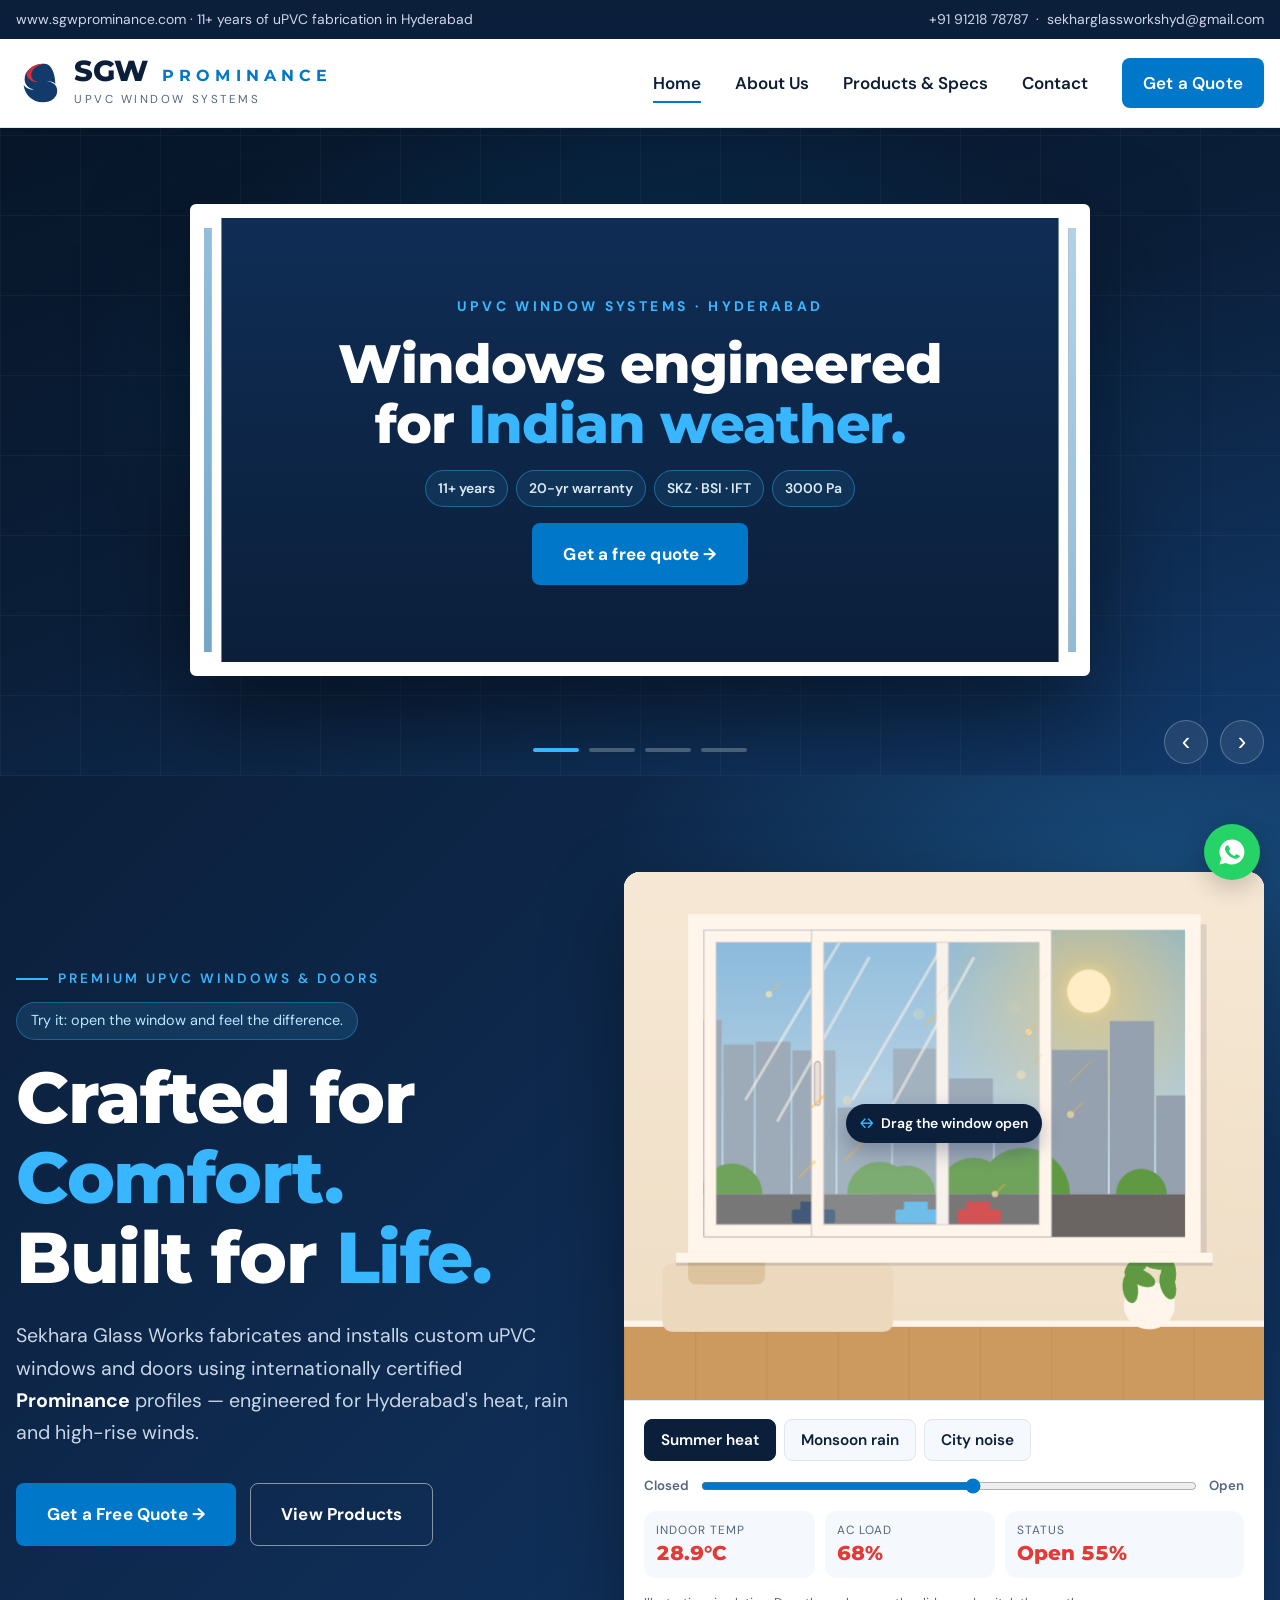
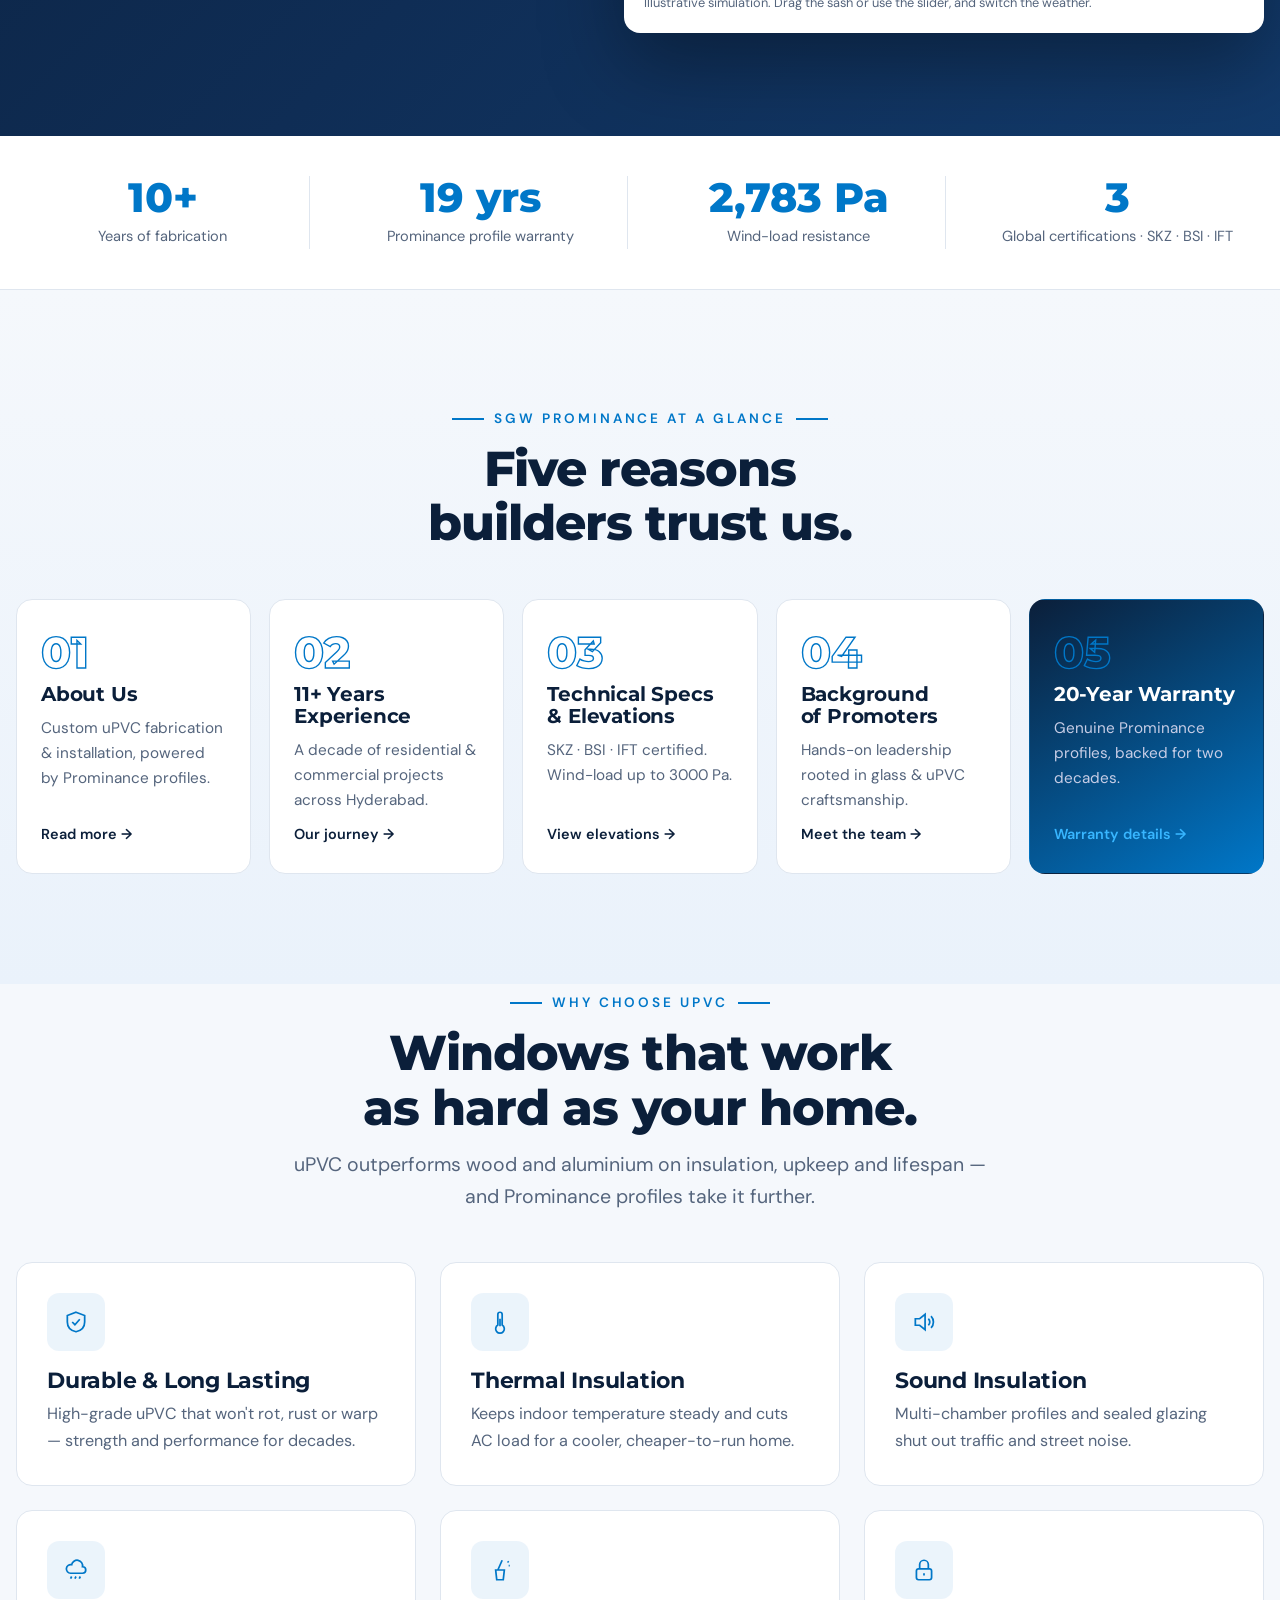
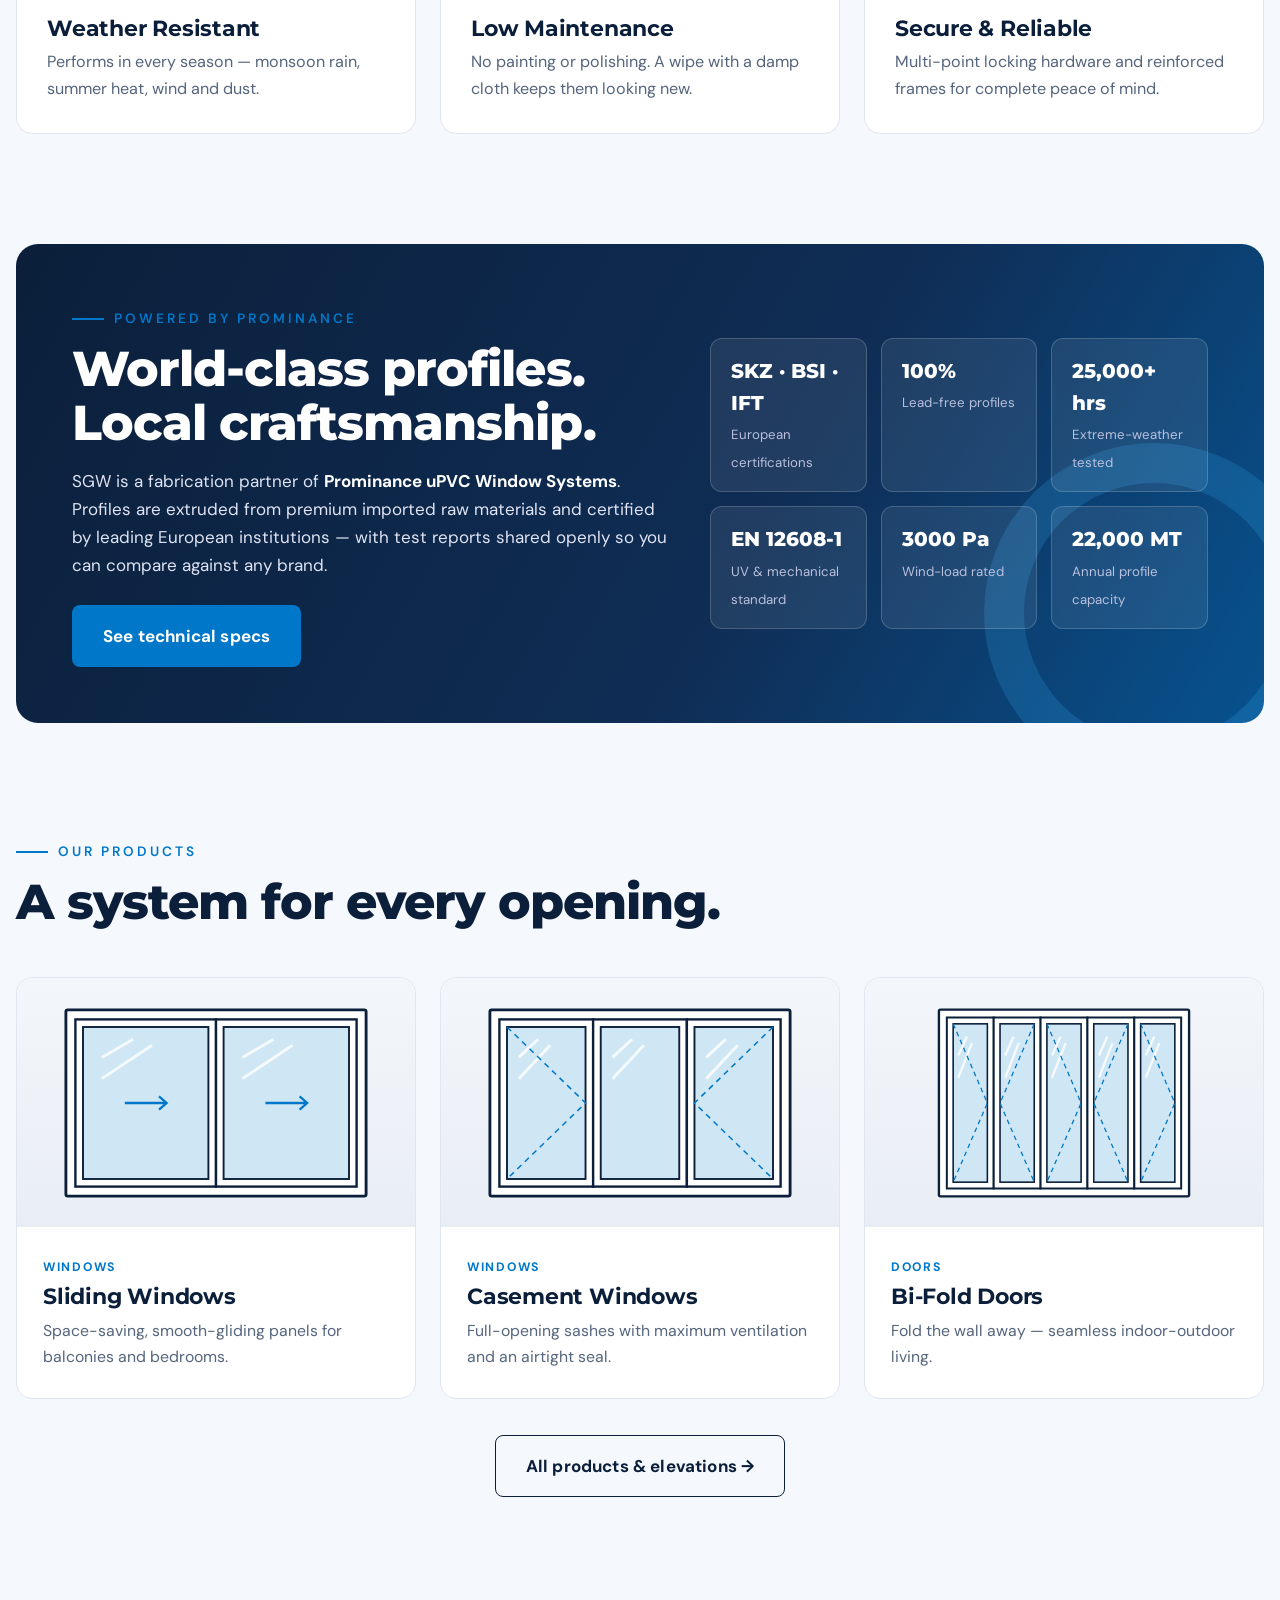
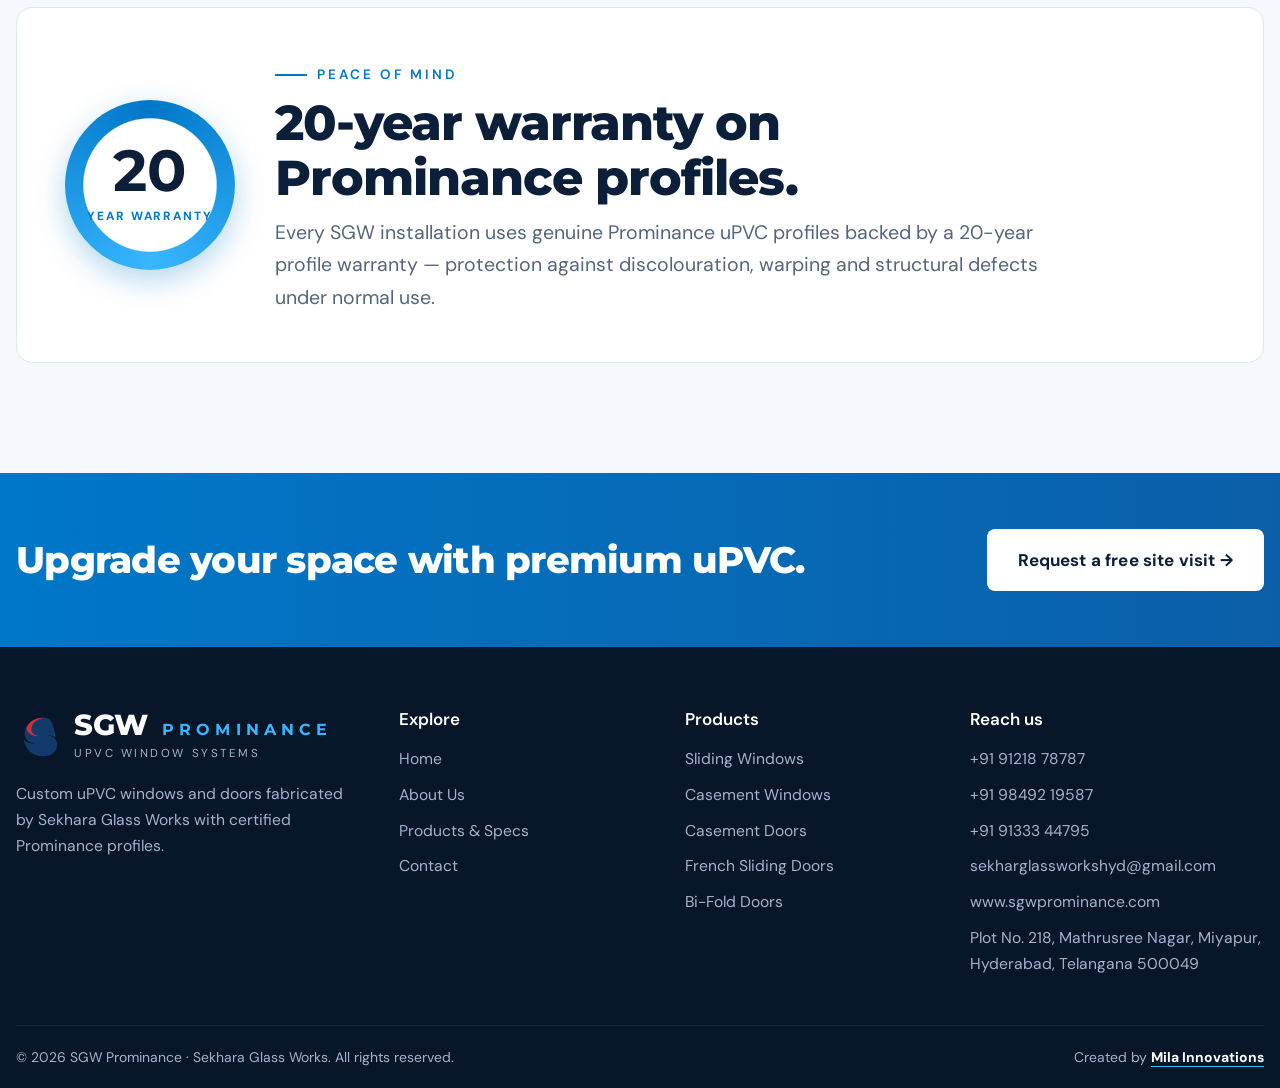
<file: index.html>
<!doctype html>
<html lang="en">
<head>
<meta charset="utf-8"><meta name="viewport" content="width=device-width,initial-scale=1">
<title>SGW Prominance — uPVC Window Systems | uPVC Windows & Doors in Hyderabad</title>
<meta name="description" content="SGW (Sekhara Glass Works) fabricates premium uPVC windows and doors in Hyderabad with certified Prominance profiles and a 20-year profile warranty.">
<link rel="preconnect" href="https://fonts.googleapis.com"><link rel="preconnect" href="https://fonts.gstatic.com" crossorigin>
<link href="https://fonts.googleapis.com/css2?family=DM+Sans:opsz,wght@9..40,400;9..40,500;9..40,600;9..40,700&family=Montserrat:wght@600;700;800&display=swap" rel="stylesheet">
<link rel="stylesheet" href="assets/style.css?v=1793292080">
</head>
<body data-page="home">
<div id="hdr"></div>

<section class="slider" id="slider" tabindex="0" aria-roledescription="carousel" aria-label="SGW Prominance highlights"></section>

<section class="hero"><div class="wrap">
  <div class="rv">
    <span class="eyebrow">Premium uPVC Windows & Doors</span>
    <span class="hero-kicker">Try it: open the window and feel the difference.</span>
    <h1>Crafted for <span class="gold">Comfort.</span><br>Built for <span class="gold">Life.</span></h1>
    <p class="lead">Sekhara Glass Works fabricates and installs custom uPVC windows and doors using internationally certified <b>Prominance</b> profiles — engineered for Hyderabad's heat, rain and high-rise winds.</p>
    <div class="cta"><a href="contact.html#quote" class="btn btn-gold">Get a Free Quote →</a><a href="products.html" class="btn btn-white">View Products</a></div>
  </div>
  <div class="lab rv" id="lab">
    <div class="lab-stage"><canvas aria-label="Interactive window: drag the right sash to open it"></canvas><div class="lab-hint">Drag the window open</div></div>
    <div class="lab-bar">
      <div class="modes"><button data-mode="heat" class="on">Summer heat</button><button data-mode="rain">Monsoon rain</button><button data-mode="noise">City noise</button></div>
      <label class="lab-range"><span>Closed</span><input type="range" id="labOpen" min="0" max="100" value="0" aria-label="Open the window"><span>Open</span></label>
      <div class="meters"><div><span id="m1l">Indoor temp</span><b id="m1">24.0°C</b></div><div><span id="m2l">AC load</span><b id="m2">30%</b></div><div class="m3"><span>Status</span><b id="m3">Sealed by Prominance</b></div></div>
      <p class="lab-note">Illustrative simulation. Drag the sash or use the slider, and switch the weather.</p>
    </div>
  </div>
</div></section>

<div class="strip"><div class="wrap">
  <div class="stat"><b data-count="11" data-suffix="+">0</b><span>Years of fabrication</span></div>
  <div class="stat"><b data-count="20" data-suffix=" yrs">0</b><span>Prominance profile warranty</span></div>
  <div class="stat"><b data-count="3000" data-suffix=" Pa">0</b><span>Wind-load resistance</span></div>
  <div class="stat"><b>3</b><span>Global certifications · SKZ · BSI · IFT</span></div>
</div></div>

<section class="pillars"><div class="wrap">
  <div class="sec-head center rv" style="text-align:center"><span class="eyebrow">SGW Prominance at a glance</span><h2>Five reasons builders trust us.</h2></div>
  <div class="pgrid">
    <a href="about.html" class="pill rv"><span class="num">01</span><h3>About Us</h3><p>Custom uPVC fabrication & installation, powered by Prominance profiles.</p><span class="go">Read more →</span></a>
    <a href="about.html#experience" class="pill rv"><span class="num">02</span><h3>11+ Years Experience</h3><p>A decade of residential & commercial projects across Hyderabad.</p><span class="go">Our journey →</span></a>
    <a href="products.html#configurator" class="pill rv"><span class="num">03</span><h3>Technical Specs & Elevations</h3><p>SKZ · BSI · IFT certified. Wind-load up to 3000 Pa.</p><span class="go">View elevations →</span></a>
    <a href="about.html#promoters" class="pill rv"><span class="num">04</span><h3>Background of Promoters</h3><p>Hands-on leadership rooted in glass & uPVC craftsmanship.</p><span class="go">Meet the team →</span></a>
    <a href="products.html#warranty" class="pill pill-gold rv"><span class="num">05</span><h3>20-Year Warranty</h3><p>Genuine Prominance profiles, backed for two decades.</p><span class="go">Warranty details →</span></a>
  </div>
</div></section>

<section style="padding-top:0"><div class="wrap">
  <div class="sec-head center rv"><span class="eyebrow">Why choose uPVC</span><h2>Windows that work as hard as your home.</h2>
    <p class="lead center">uPVC outperforms wood and aluminium on insulation, upkeep and lifespan — and Prominance profiles take it further.</p></div>
  <div class="grid g3">
    <div class="card rv"><div class="ico"><svg viewBox="0 0 24 24" fill="none" stroke="currentColor" stroke-width="1.6"><path d="M12 3l8 3v6c0 5-3.5 8-8 9-4.5-1-8-4-8-9V6z"/><path d="M8.5 12l2.5 2.5 4.5-5"/></svg></div><h3>Durable & Long Lasting</h3><p>High-grade uPVC that won't rot, rust or warp — strength and performance for decades.</p></div>
    <div class="card rv"><div class="ico"><svg viewBox="0 0 24 24" fill="none" stroke="currentColor" stroke-width="1.6"><path d="M14 14.8V5a2 2 0 1 0-4 0v9.8a4 4 0 1 0 4 0z"/><path d="M12 9v7"/></svg></div><h3>Thermal Insulation</h3><p>Keeps indoor temperature steady and cuts AC load for a cooler, cheaper-to-run home.</p></div>
    <div class="card rv"><div class="ico"><svg viewBox="0 0 24 24" fill="none" stroke="currentColor" stroke-width="1.6"><path d="M4 9h4l5-4v14l-5-4H4z"/><path d="M16 9a4 4 0 0 1 0 6M18.5 6.5a8 8 0 0 1 0 11"/></svg></div><h3>Sound Insulation</h3><p>Multi-chamber profiles and sealed glazing shut out traffic and street noise.</p></div>
    <div class="card rv"><div class="ico"><svg viewBox="0 0 24 24" fill="none" stroke="currentColor" stroke-width="1.6"><path d="M7 15a4 4 0 1 1 1-7.9A5 5 0 0 1 18 9a3 3 0 0 1 0 6z"/><path d="M8 18l-1 2M12 18l-1 2M16 18l-1 2"/></svg></div><h3>Weather Resistant</h3><p>Performs in every season — monsoon rain, summer heat, wind and dust.</p></div>
    <div class="card rv"><div class="ico"><svg viewBox="0 0 24 24" fill="none" stroke="currentColor" stroke-width="1.6"><path d="M14 3l-4 9M8 12h8l-1 9H9z"/><path d="M19 4l1 1M20 8h1"/></svg></div><h3>Low Maintenance</h3><p>No painting or polishing. A wipe with a damp cloth keeps them looking new.</p></div>
    <div class="card rv"><div class="ico"><svg viewBox="0 0 24 24" fill="none" stroke="currentColor" stroke-width="1.6"><rect x="5" y="11" width="14" height="10" rx="2"/><path d="M8 11V7a4 4 0 0 1 8 0v4M12 15v2"/></svg></div><h3>Secure & Reliable</h3><p>Multi-point locking hardware and reinforced frames for complete peace of mind.</p></div>
  </div>
</div></section>

<section style="padding-top:0"><div class="wrap">
  <div class="power rv">
    <div><span class="eyebrow">Powered by Prominance</span><h2 style="margin:14px 0 16px">World-class profiles. Local craftsmanship.</h2>
      <p>SGW is a fabrication partner of <b style="color:#fff">Prominance uPVC Window Systems</b>. Profiles are extruded from premium imported raw materials and certified by leading European institutions — with test reports shared openly so you can compare against any brand.</p>
      <div class="cta" style="margin-top:26px"><a href="products.html#specs" class="btn btn-gold">See technical specs</a></div></div>
    <div class="certs"><div class="cert"><b>SKZ · BSI · IFT</b><span>European certifications</span></div><div class="cert"><b>100%</b><span>Lead-free profiles</span></div><div class="cert"><b>25,000+ hrs</b><span>Extreme-weather tested</span></div><div class="cert"><b>EN 12608-1</b><span>UV & mechanical standard</span></div><div class="cert"><b>3000 Pa</b><span>Wind-load rated</span></div><div class="cert"><b>22,000 MT</b><span>Annual profile capacity</span></div></div>
  </div>
</div></section>

<section style="padding-top:0"><div class="wrap">
  <div class="sec-head rv"><span class="eyebrow">Our products</span><h2>A system for every opening.</h2></div>
  <div class="grid g3">
    <a href="products.html#sliding" class="prod rv"><div class="elev" data-elev="sliding"></div><div class="body"><span class="tag">Windows</span><h3>Sliding Windows</h3><p>Space-saving, smooth-gliding panels for balconies and bedrooms.</p></div></a>
    <a href="products.html#casement" class="prod rv"><div class="elev" data-elev="casement"></div><div class="body"><span class="tag">Windows</span><h3>Casement Windows</h3><p>Full-opening sashes with maximum ventilation and an airtight seal.</p></div></a>
    <a href="products.html#bifold" class="prod rv"><div class="elev" data-elev="bifold"></div><div class="body"><span class="tag">Doors</span><h3>Bi-Fold Doors</h3><p>Fold the wall away — seamless indoor-outdoor living.</p></div></a>
  </div>
  <div class="center" style="margin-top:36px;text-align:center"><a href="products.html" class="btn btn-line">All products & elevations →</a></div>
</div></section>

<section style="padding-top:0"><div class="wrap">
  <div class="warranty rv">
    <div class="seal"><div><b>20</b><span>Year warranty</span></div></div>
    <div><span class="eyebrow">Peace of mind</span><h2 style="margin:12px 0 12px">20-year warranty on Prominance profiles.</h2>
      <p class="lead">Every SGW installation uses genuine Prominance uPVC profiles backed by a 20-year profile warranty — protection against discolouration, warping and structural defects under normal use.</p></div>
  </div>
</div></section>

<div id="ftr"></div>
<script src="assets/main.js?v=1793292080"></script>
<script src="assets/banners.js?v=1793292080"></script>
<script src="assets/carousel.js?v=1793292080"></script>
<script src="assets/interactive.js?v=1793292080"></script>
</body>
</html>
</file>
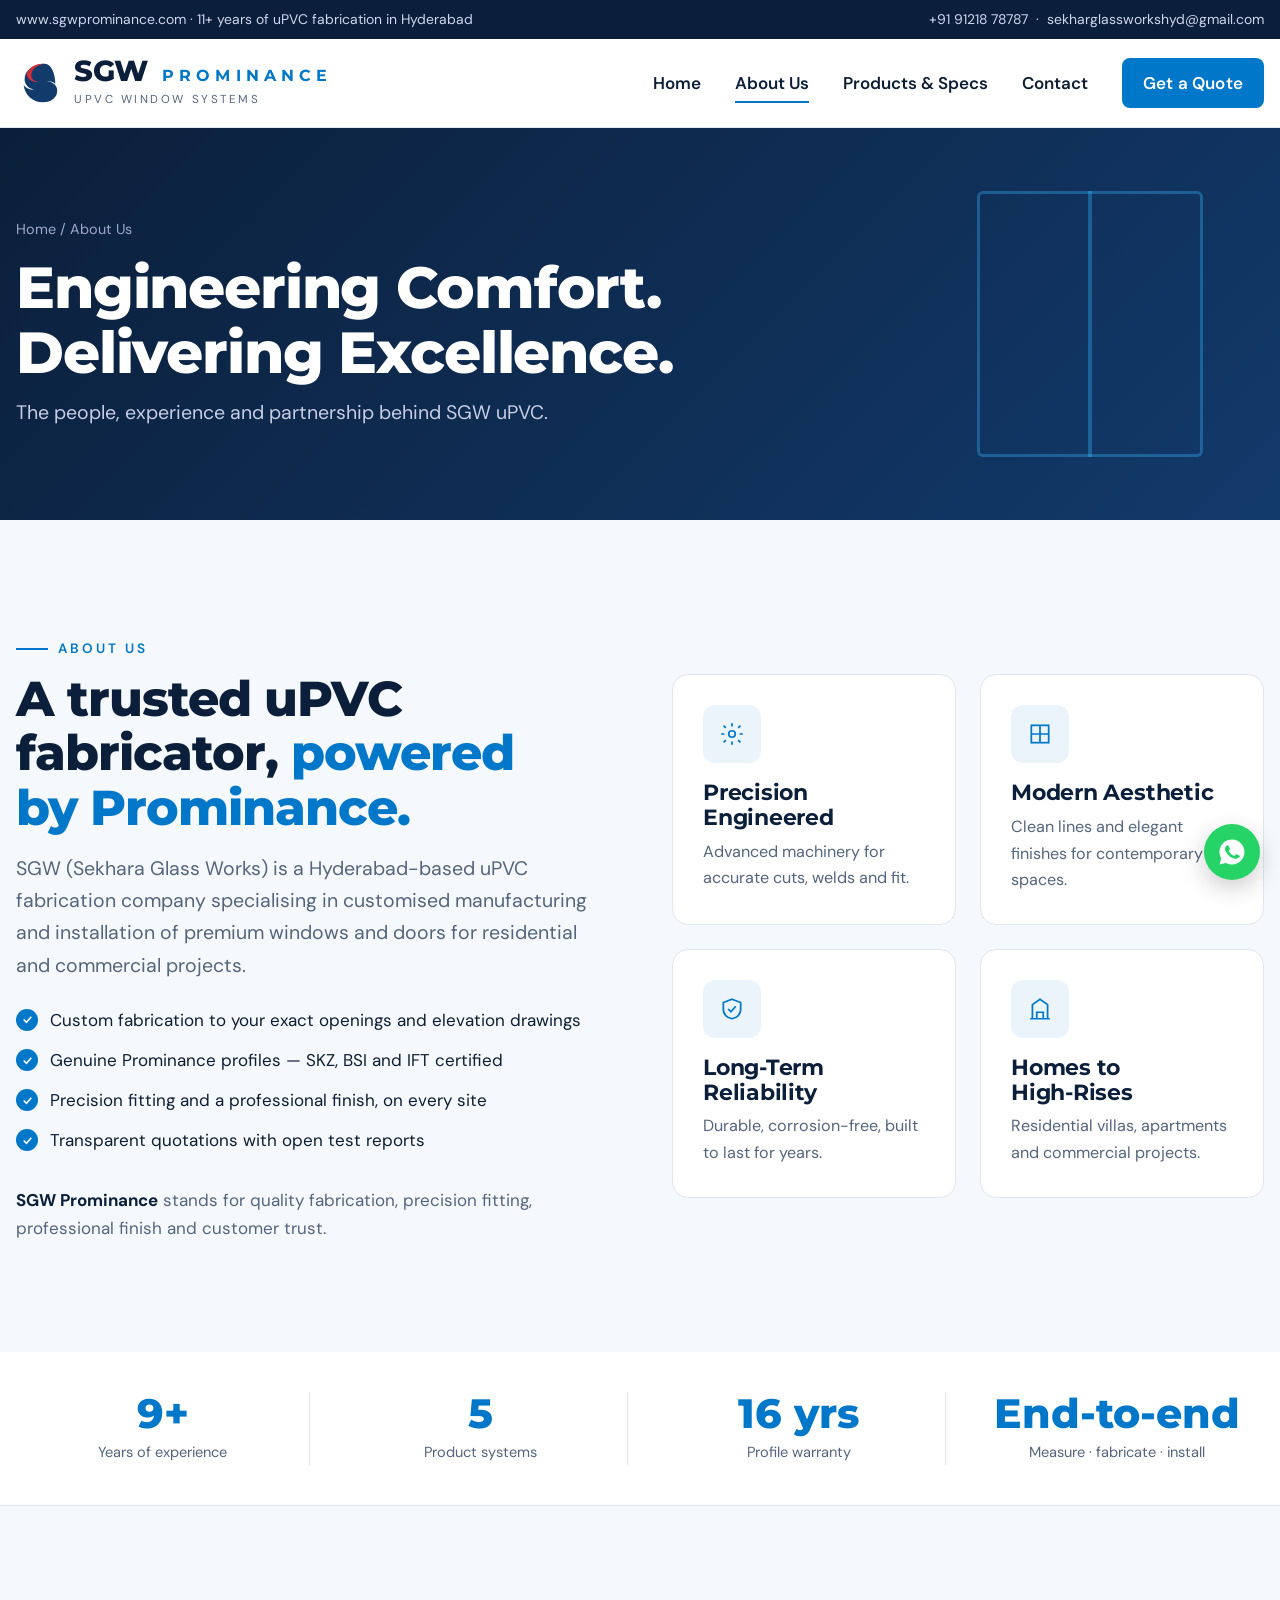
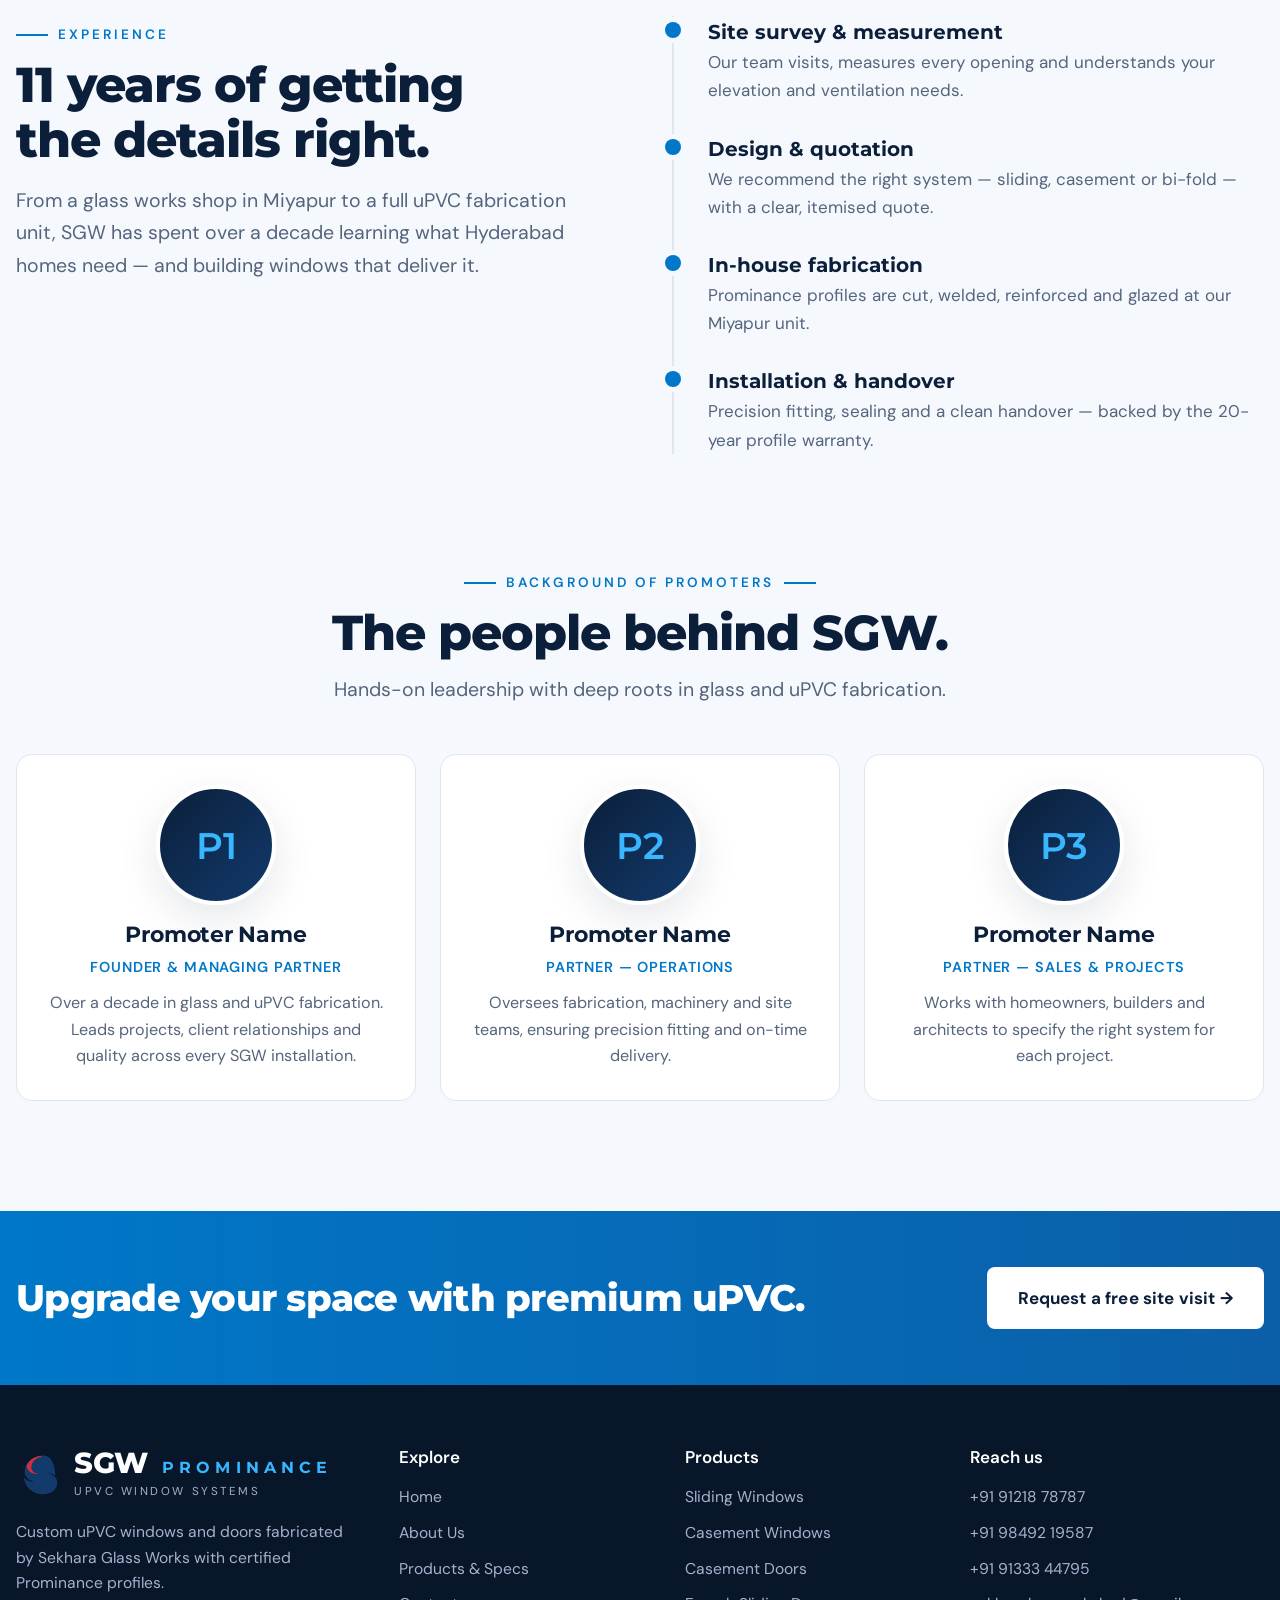
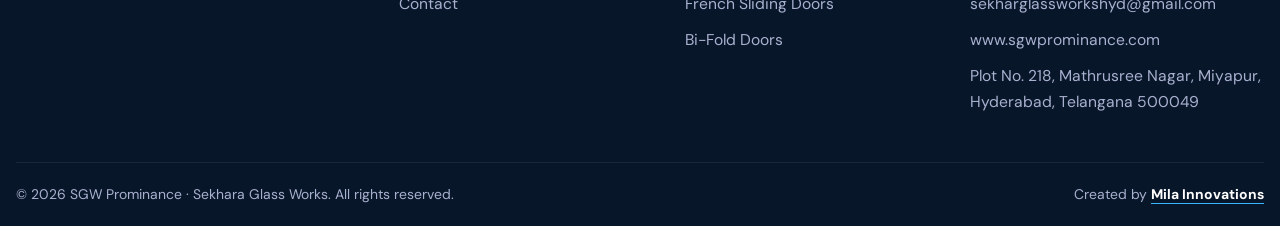
<file: about.html>
<!doctype html>
<html lang="en">
<head>
<meta charset="utf-8"><meta name="viewport" content="width=device-width,initial-scale=1">
<title>About Us — SGW Prominance | Sekhara Glass Works, Hyderabad</title>
<meta name="description" content="11+ years of uPVC fabrication. Learn about Sekhara Glass Works, our experience and the promoters behind SGW, powered by Prominance.">
<link rel="preconnect" href="https://fonts.googleapis.com"><link rel="preconnect" href="https://fonts.gstatic.com" crossorigin>
<link href="https://fonts.googleapis.com/css2?family=DM+Sans:opsz,wght@9..40,400;9..40,500;9..40,600;9..40,700&family=Montserrat:wght@600;700;800&display=swap" rel="stylesheet">
<link rel="stylesheet" href="assets/style.css?v=1793292080">
</head>
<body data-page="about">
<div id="hdr"></div>

<div class="banner"><div class="wrap">
  <div class="crumb"><a href="index.html">Home</a> / About Us</div>
  <h1>Engineering Comfort.<br>Delivering Excellence.</h1>
  <p class="lead" style="color:#c7cde6">The people, experience and partnership behind SGW uPVC.</p>
</div></div>

<!-- ABOUT US -->
<section><div class="wrap split">
  <div class="rv">
    <span class="eyebrow">About us</span>
    <h2 style="margin:14px 0 18px">A trusted uPVC fabricator, <span class="gold">powered by Prominance.</span></h2>
    <p class="lead">SGW (Sekhara Glass Works) is a Hyderabad-based uPVC fabrication company specialising in customised manufacturing and installation of premium windows and doors for residential and commercial projects.</p>
    <ul class="ticks">
      <li>Custom fabrication to your exact openings and elevation drawings</li>
      <li>Genuine Prominance profiles — SKZ, BSI and IFT certified</li>
      <li>Precision fitting and a professional finish, on every site</li>
      <li>Transparent quotations with open test reports</li>
    </ul>
    <p style="color:var(--muted)"><b style="color:var(--navy)">SGW Prominance</b> stands for quality fabrication, precision fitting, professional finish and customer trust.</p>
  </div>
  <div class="grid g2 rv">
    <div class="card"><div class="ico"><svg viewBox="0 0 24 24" fill="none" stroke="currentColor" stroke-width="1.6"><circle cx="12" cy="12" r="3"/><path d="M12 2v3M12 19v3M4.2 4.2l2.1 2.1M17.7 17.7l2.1 2.1M2 12h3M19 12h3M4.2 19.8l2.1-2.1M17.7 6.3l2.1-2.1"/></svg></div><h3>Precision Engineered</h3><p>Advanced machinery for accurate cuts, welds and fit.</p></div>
    <div class="card"><div class="ico"><svg viewBox="0 0 24 24" fill="none" stroke="currentColor" stroke-width="1.6"><rect x="4" y="4" width="16" height="16"/><path d="M12 4v16M4 12h16"/></svg></div><h3>Modern Aesthetic</h3><p>Clean lines and elegant finishes for contemporary spaces.</p></div>
    <div class="card"><div class="ico"><svg viewBox="0 0 24 24" fill="none" stroke="currentColor" stroke-width="1.6"><path d="M12 3l8 3v6c0 5-3.5 8-8 9-4.5-1-8-4-8-9V6z"/><path d="M8.5 12l2.5 2.5 4.5-5"/></svg></div><h3>Long-Term Reliability</h3><p>Durable, corrosion-free, built to last for years.</p></div>
    <div class="card"><div class="ico"><svg viewBox="0 0 24 24" fill="none" stroke="currentColor" stroke-width="1.6"><path d="M3 21h18M5 21V8l7-5 7 5v13M9 21v-6h6v6"/></svg></div><h3>Homes to High-Rises</h3><p>Residential villas, apartments and commercial projects.</p></div>
  </div>
</div></section>

<!-- EXPERIENCE -->
<div class="strip"><div class="wrap">
  <div class="stat"><b data-count="11" data-suffix="+">0</b><span>Years of experience</span></div>
  <div class="stat"><b>5</b><span>Product systems</span></div>
  <div class="stat"><b data-count="20" data-suffix=" yrs">0</b><span>Profile warranty</span></div>
  <div class="stat"><b>End-to-end</b><span>Measure · fabricate · install</span></div>
</div></div>

<section id="experience"><div class="wrap split" style="align-items:start">
  <div class="rv">
    <span class="eyebrow">Experience</span>
    <h2 style="margin:14px 0 18px">11 years of getting the details right.</h2>
    <p class="lead">From a glass works shop in Miyapur to a full uPVC fabrication unit, SGW has spent over a decade learning what Hyderabad homes need — and building windows that deliver it.</p>
  </div>
  <div class="timeline rv">
    <div class="tl"><b>Site survey & measurement</b><p>Our team visits, measures every opening and understands your elevation and ventilation needs.</p></div>
    <div class="tl"><b>Design & quotation</b><p>We recommend the right system — sliding, casement or bi-fold — with a clear, itemised quote.</p></div>
    <div class="tl"><b>In-house fabrication</b><p>Prominance profiles are cut, welded, reinforced and glazed at our Miyapur unit.</p></div>
    <div class="tl"><b>Installation & handover</b><p>Precision fitting, sealing and a clean handover — backed by the 20-year profile warranty.</p></div>
  </div>
</div></section>

<!-- PROMOTERS -->
<section id="promoters" style="padding-top:0"><div class="wrap">
  <div class="sec-head center rv" style="text-align:center"><span class="eyebrow">Background of promoters</span><h2>The people behind SGW.</h2>
    <p class="lead" style="margin:auto">Hands-on leadership with deep roots in glass and uPVC fabrication.</p></div>
  <!-- TODO: replace names, roles and bios with the client's promoter details -->
  <div class="grid g3">
    <div class="card person rv"><div class="avatar">P1</div><h3>Promoter Name</h3><div class="role">Founder & Managing Partner</div><p>Over a decade in glass and uPVC fabrication. Leads projects, client relationships and quality across every SGW installation.</p></div>
    <div class="card person rv"><div class="avatar">P2</div><h3>Promoter Name</h3><div class="role">Partner — Operations</div><p>Oversees fabrication, machinery and site teams, ensuring precision fitting and on-time delivery.</p></div>
    <div class="card person rv"><div class="avatar">P3</div><h3>Promoter Name</h3><div class="role">Partner — Sales & Projects</div><p>Works with homeowners, builders and architects to specify the right system for each project.</p></div>
  </div>
</div></section>

<div id="ftr"></div>
<script src="assets/main.js?v=1793292080"></script>
</body>
</html>
</file>
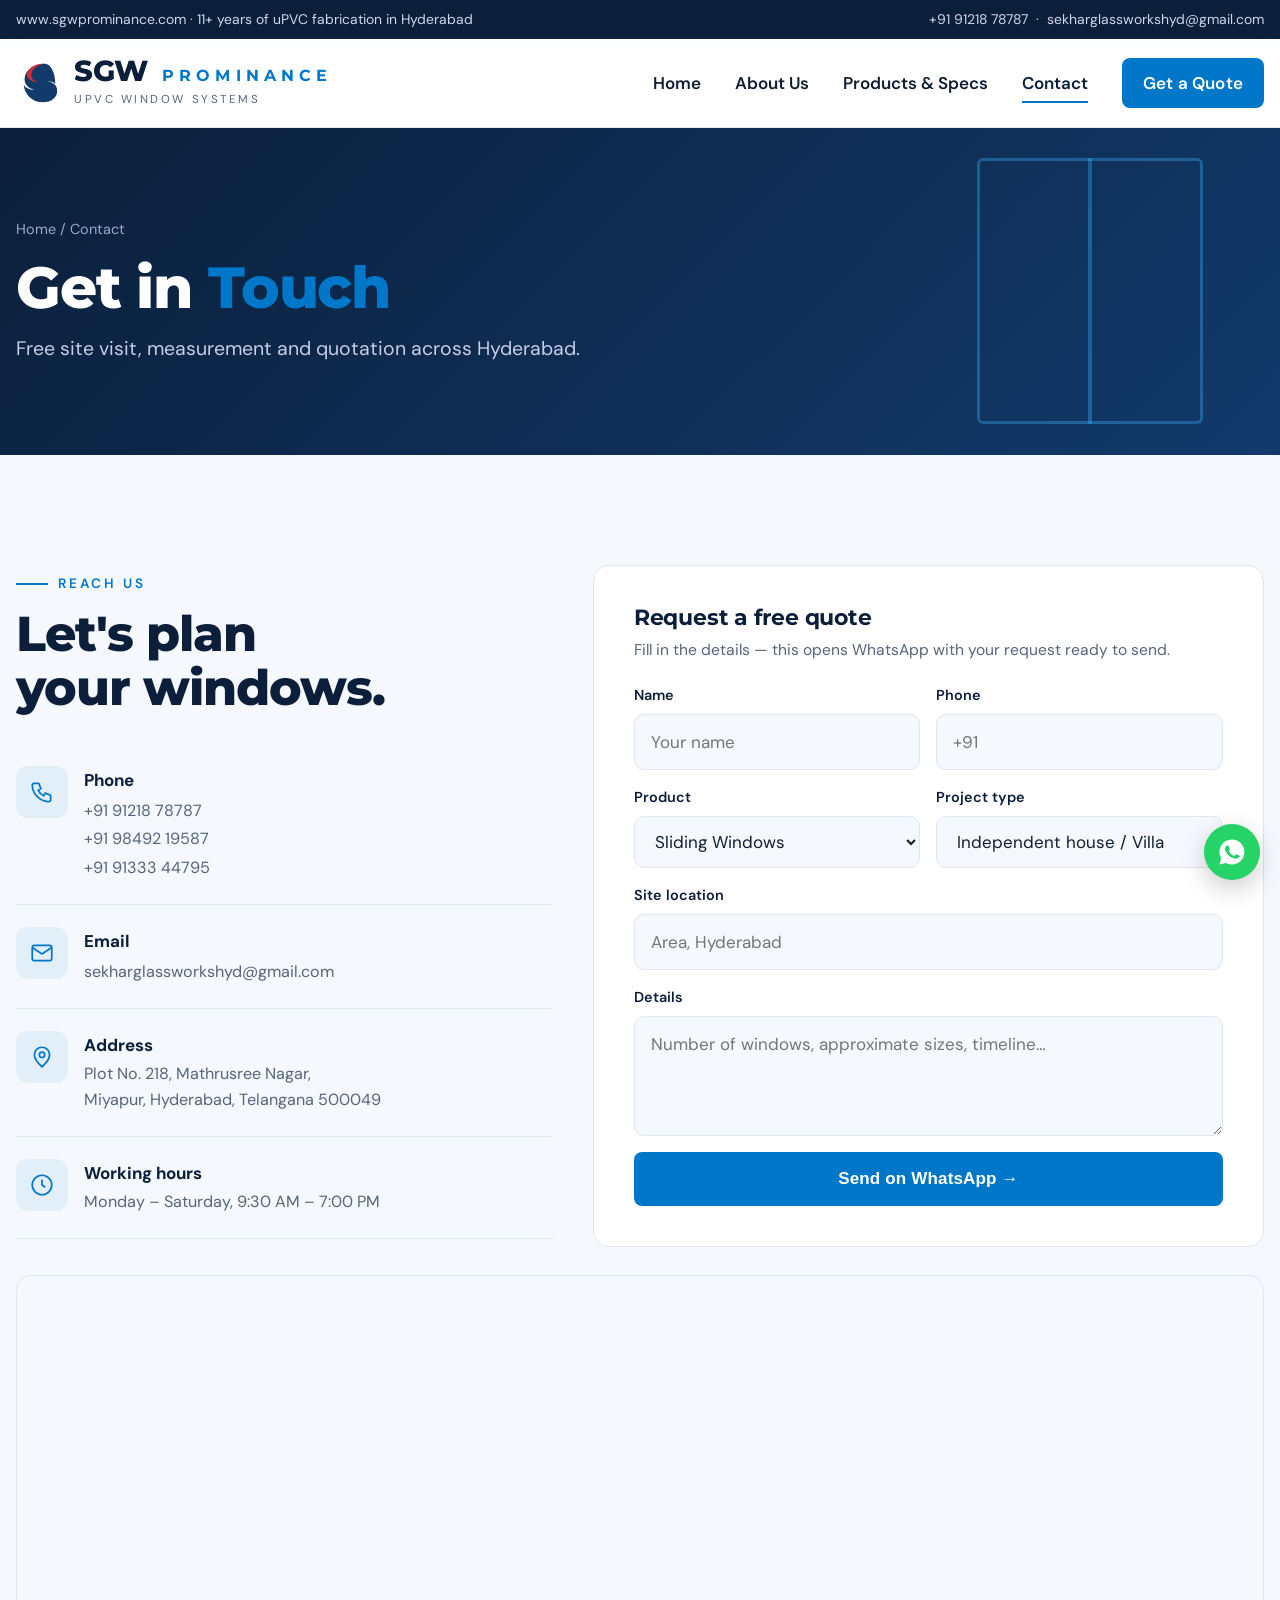
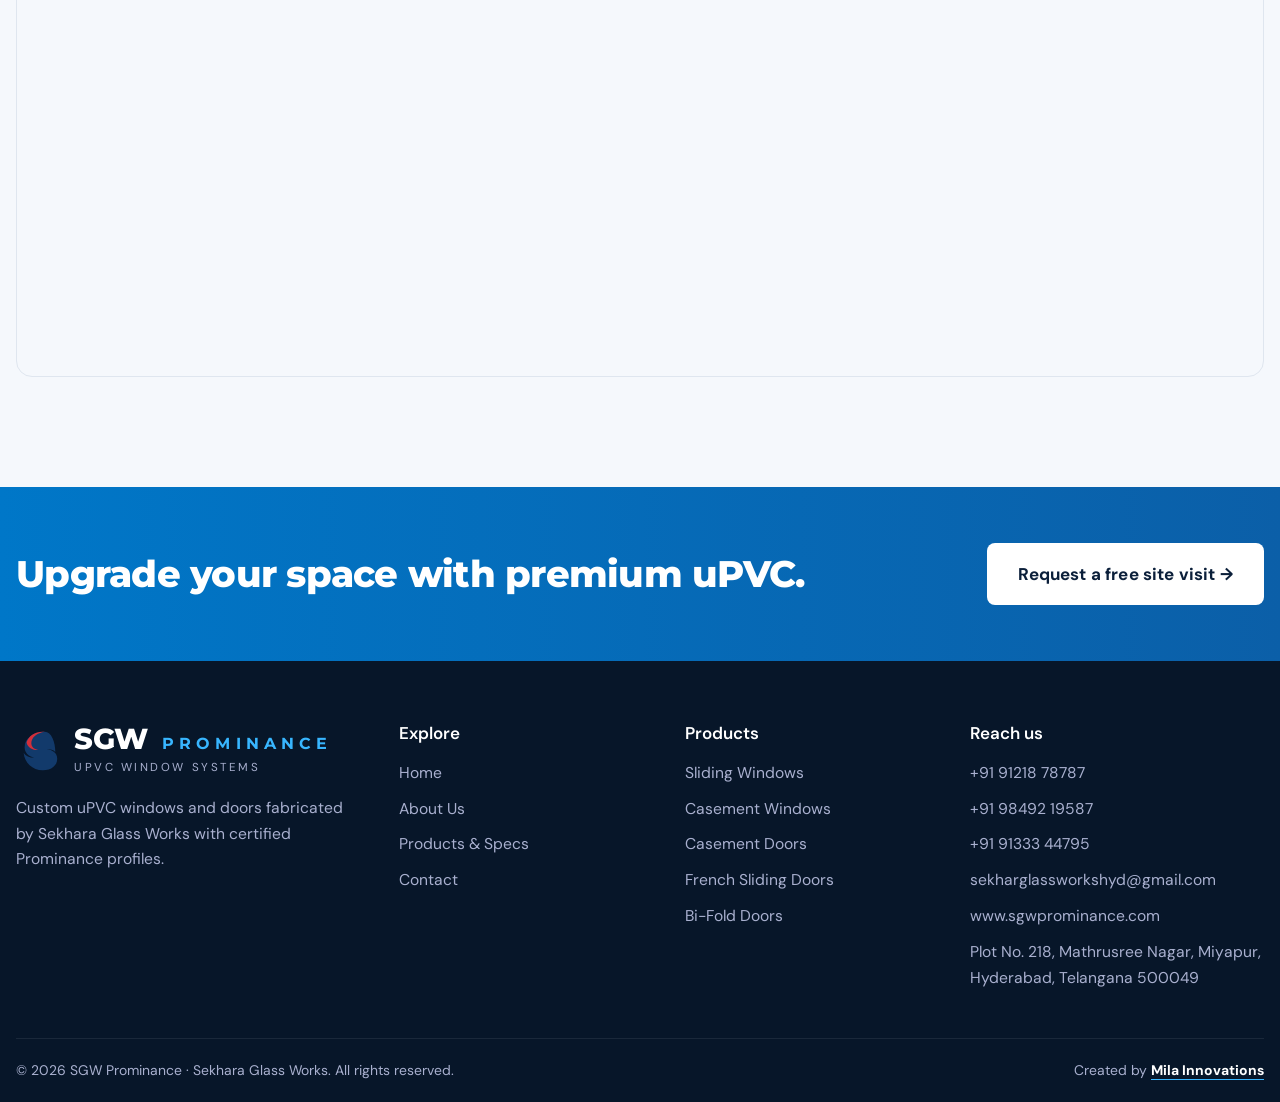
<file: contact.html>
<!doctype html>
<html lang="en">
<head>
<meta charset="utf-8"><meta name="viewport" content="width=device-width,initial-scale=1">
<title>Contact — SGW Prominance | Miyapur, Hyderabad</title>
<meta name="description" content="Get a free quote for uPVC windows and doors. Call +91 91218 78787 or visit SGW at Mathrusree Nagar, Miyapur, Hyderabad.">
<link rel="preconnect" href="https://fonts.googleapis.com"><link rel="preconnect" href="https://fonts.gstatic.com" crossorigin>
<link href="https://fonts.googleapis.com/css2?family=DM+Sans:opsz,wght@9..40,400;9..40,500;9..40,600;9..40,700&family=Montserrat:wght@600;700;800&display=swap" rel="stylesheet">
<link rel="stylesheet" href="assets/style.css?v=1793292080">
</head>
<body data-page="contact">
<div id="hdr"></div>

<div class="banner"><div class="wrap">
  <div class="crumb"><a href="index.html">Home</a> / Contact</div>
  <h1>Get in <span class="gold">Touch</span></h1>
  <p class="lead" style="color:#c7cde6">Free site visit, measurement and quotation across Hyderabad.</p>
</div></div>

<section id="quote"><div class="wrap contact-grid">
  <div class="rv">
    <span class="eyebrow">Reach us</span>
    <h2 style="margin:14px 0 28px">Let's plan your windows.</h2>
    <div class="info-item"><div class="ico"><svg viewBox="0 0 24 24" fill="none" stroke="currentColor" stroke-width="1.6"><path d="M5 4h4l2 5-2.5 1.5a11 11 0 0 0 5 5L15 13l5 2v4a2 2 0 0 1-2 2A16 16 0 0 1 3 6a2 2 0 0 1 2-2"/></svg></div>
      <div><b>Phone</b><a href="tel:+919121878787">+91 91218 78787</a><br><a href="tel:+919849219587">+91 98492 19587</a><br><a href="tel:+919133344795">+91 91333 44795</a></div></div>
    <div class="info-item"><div class="ico"><svg viewBox="0 0 24 24" fill="none" stroke="currentColor" stroke-width="1.6"><rect x="3" y="5" width="18" height="14" rx="2"/><path d="M3 7l9 6 9-6"/></svg></div>
      <div><b>Email</b><a href="mailto:sekharglassworkshyd@gmail.com">sekharglassworkshyd@gmail.com</a></div></div>
    <div class="info-item"><div class="ico"><svg viewBox="0 0 24 24" fill="none" stroke="currentColor" stroke-width="1.6"><path d="M12 21s-7-6-7-11a7 7 0 0 1 14 0c0 5-7 11-7 11z"/><circle cx="12" cy="10" r="2.5"/></svg></div>
      <div><b>Address</b><p>Plot No. 218, Mathrusree Nagar,<br>Miyapur, Hyderabad, Telangana 500049</p></div></div>
    <div class="info-item"><div class="ico"><svg viewBox="0 0 24 24" fill="none" stroke="currentColor" stroke-width="1.6"><circle cx="12" cy="12" r="9"/><path d="M12 7v5l3 2"/></svg></div>
      <div><b>Working hours</b><p>Monday – Saturday, 9:30 AM – 7:00 PM</p></div></div>
  </div>

  <form class="card rv" id="quoteForm">
    <h3 style="margin-bottom:6px">Request a free quote</h3>
    <p style="color:var(--muted);font-size:.92rem;margin-bottom:22px">Fill in the details — this opens WhatsApp with your request ready to send.</p>
    <div class="row2">
      <div class="field"><label for="name">Name</label><input id="name" name="name" required placeholder="Your name"></div>
      <div class="field"><label for="phone">Phone</label><input id="phone" name="phone" type="tel" required placeholder="+91"></div>
    </div>
    <div class="row2">
      <div class="field"><label for="product">Product</label><select id="product" name="product">
        <option>Sliding Windows</option><option>Casement Windows</option><option>Casement Doors</option><option>French Sliding Doors</option><option>Bi-Fold Doors</option><option>Not sure — need advice</option></select></div>
      <div class="field"><label for="ptype">Project type</label><select id="ptype" name="ptype">
        <option>Independent house / Villa</option><option>Apartment</option><option>Commercial</option><option>Builder / Bulk project</option></select></div>
    </div>
    <div class="field"><label for="location">Site location</label><input id="location" name="location" placeholder="Area, Hyderabad"></div>
    <div class="field"><label for="message">Details</label><textarea id="message" name="message" placeholder="Number of windows, approximate sizes, timeline…"></textarea></div>
    <button class="btn btn-gold" type="submit" style="width:100%;justify-content:center">Send on WhatsApp →</button>
  </form>
</div>
<div class="wrap"><div class="map rv"><iframe loading="lazy" title="SGW location map" src="https://www.google.com/maps?q=Mathrusree+Nagar,+Miyapur,+Hyderabad&output=embed"></iframe></div></div>
</section>

<div id="ftr"></div>
<script src="assets/main.js?v=1793292080"></script>
</body>
</html>
</file>
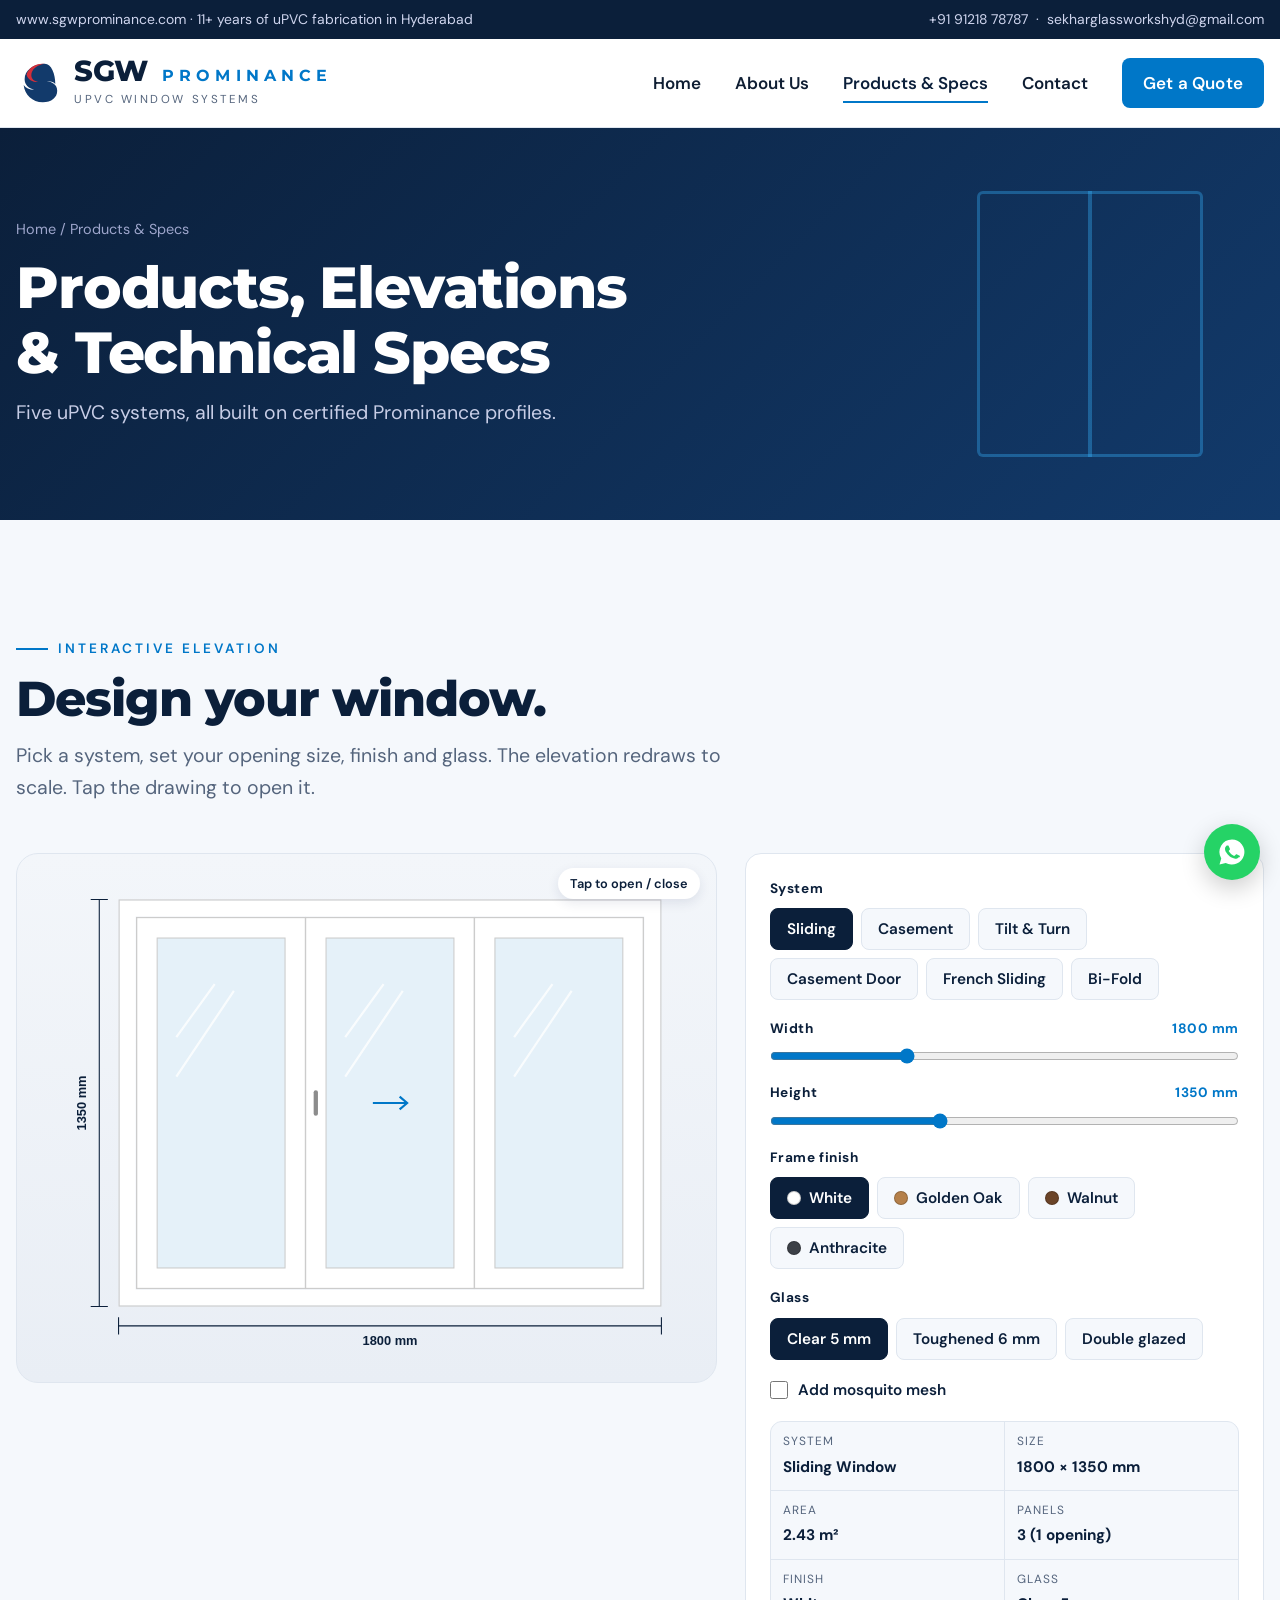
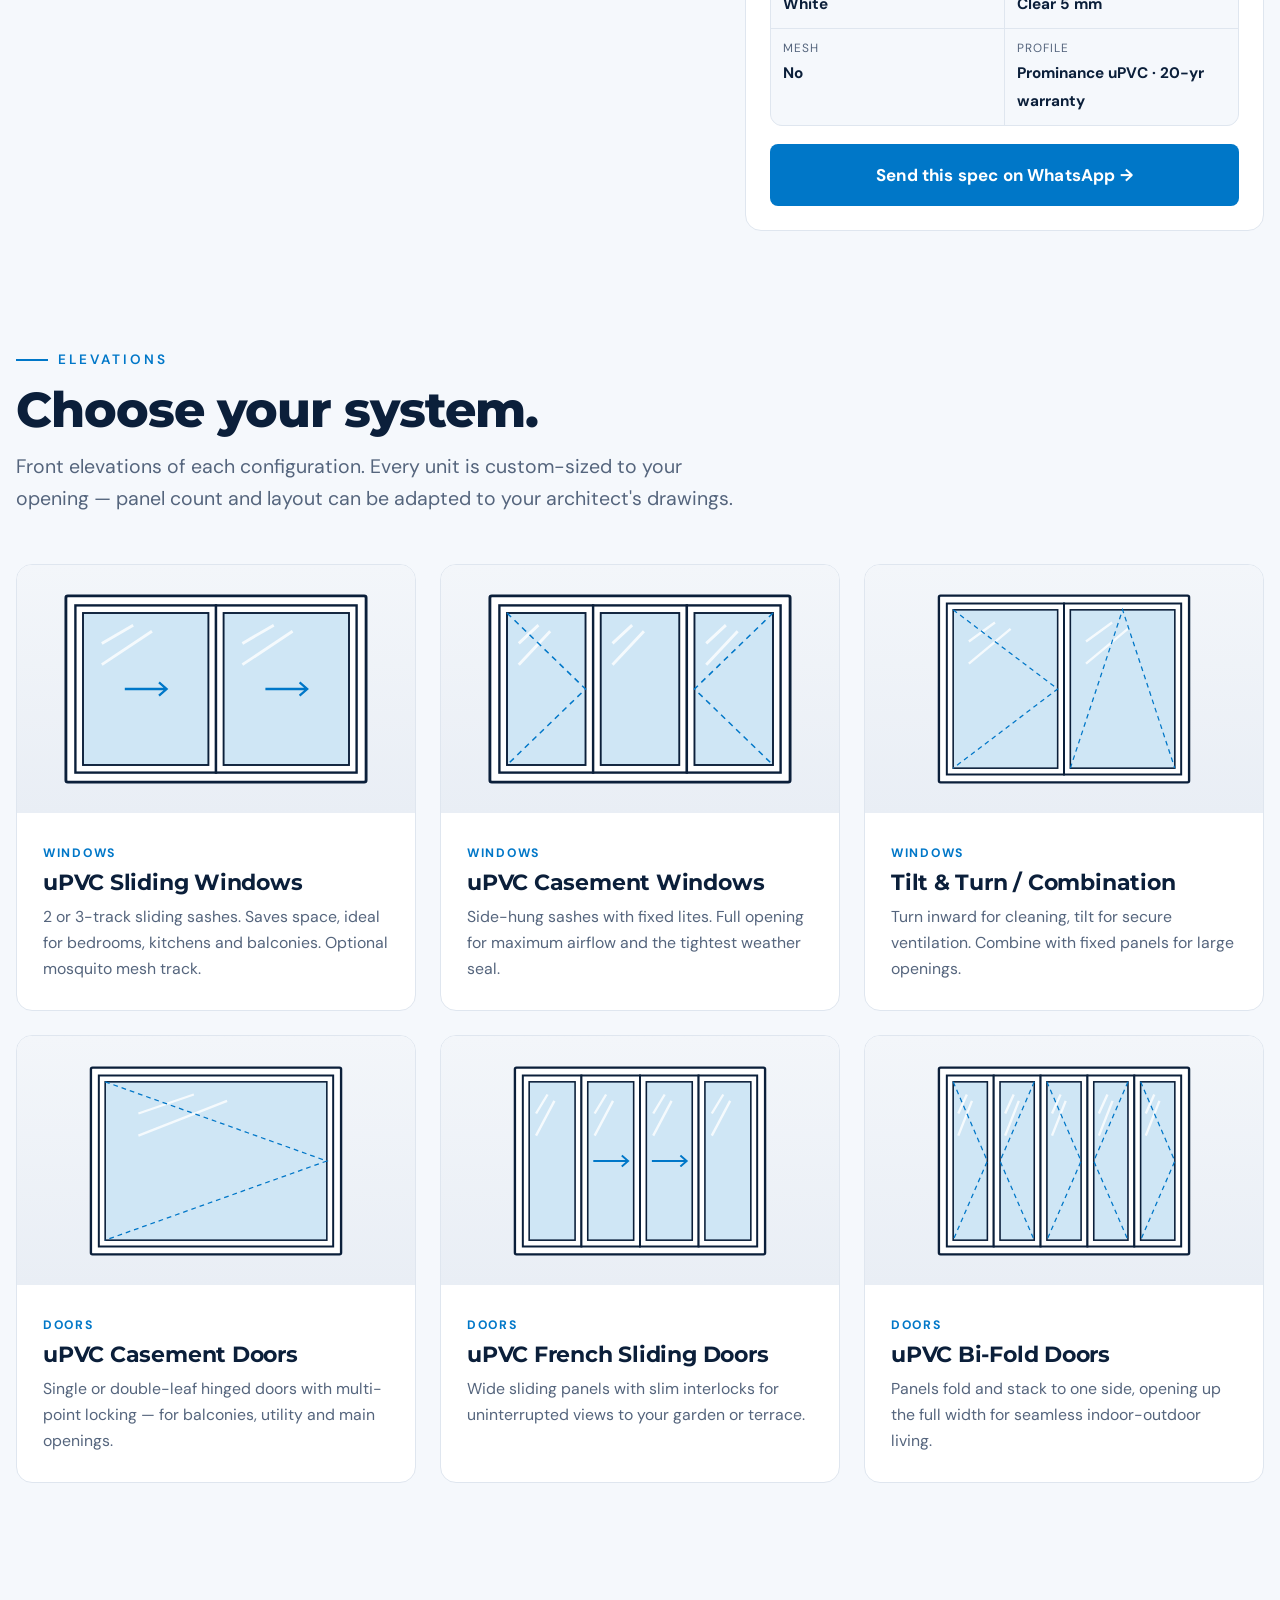
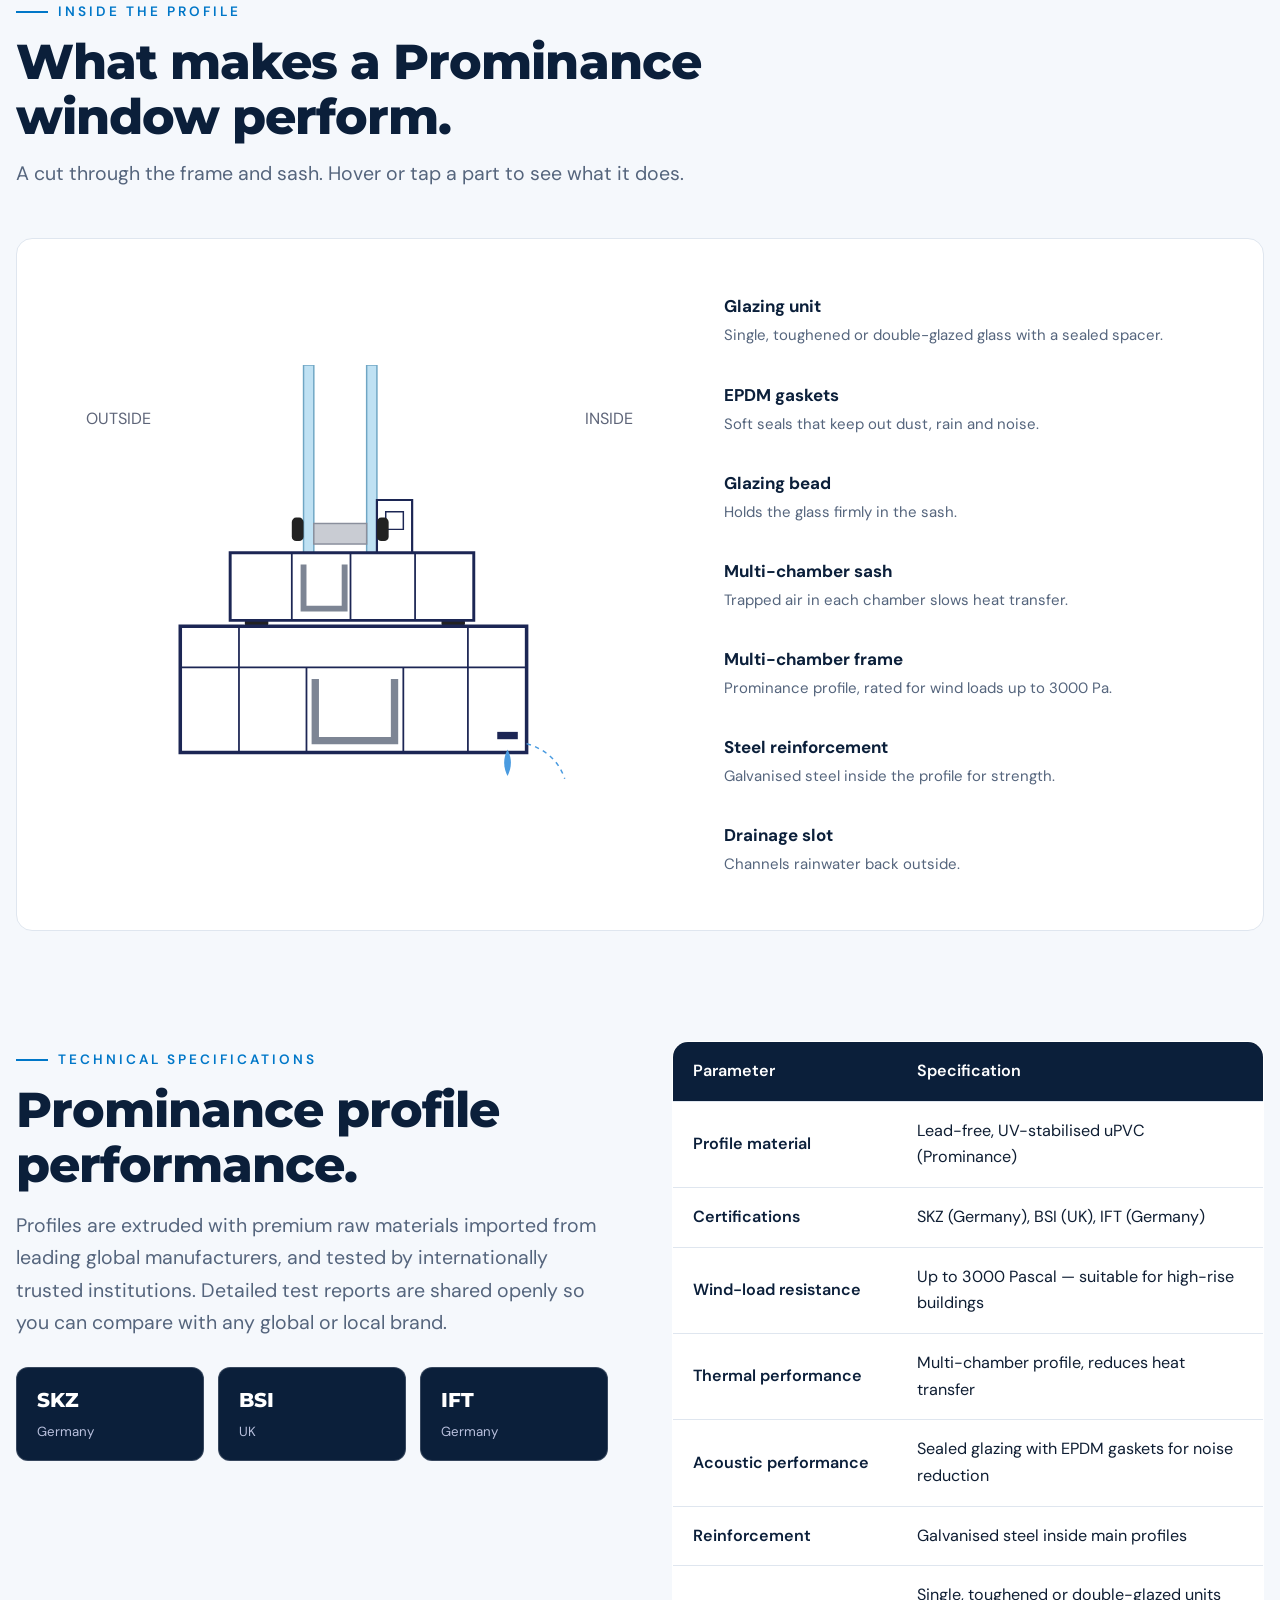
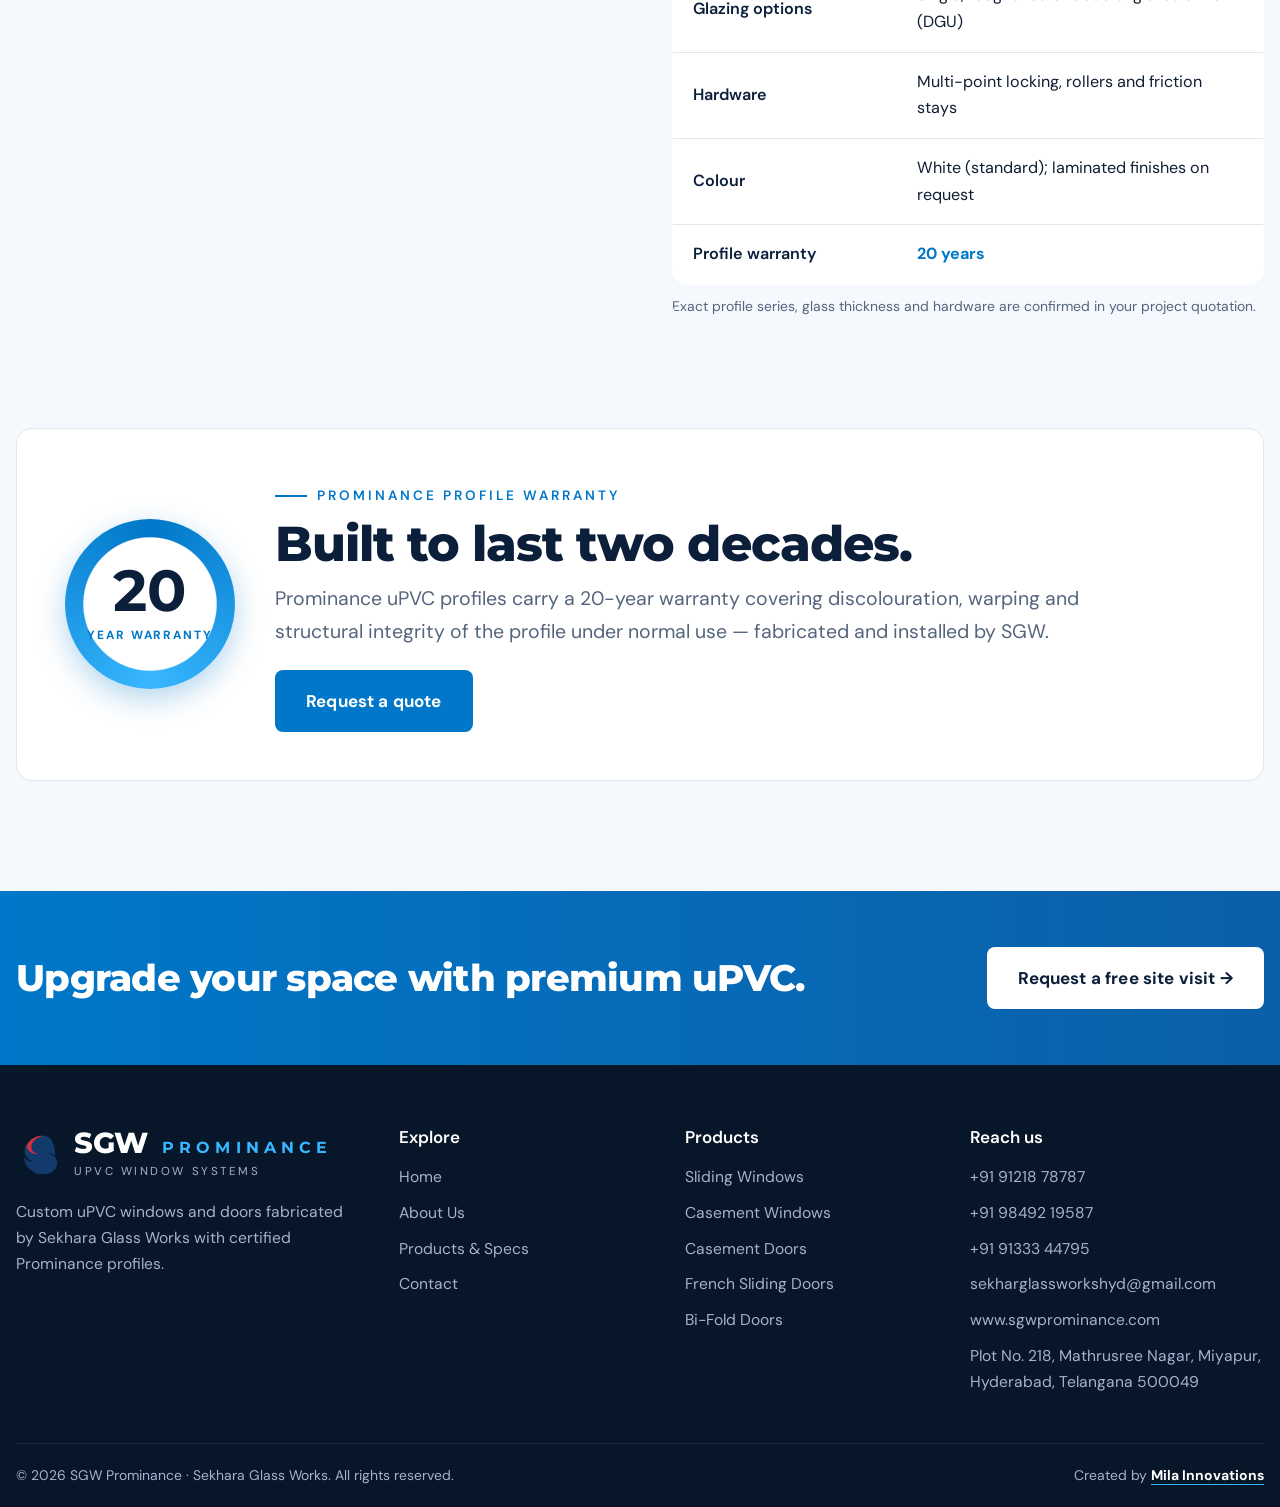
<file: products.html>
<!doctype html>
<html lang="en">
<head>
<meta charset="utf-8"><meta name="viewport" content="width=device-width,initial-scale=1">
<title>Products & Technical Specs — SGW Prominance | Powered by Prominance</title>
<meta name="description" content="uPVC sliding windows, casement windows, casement doors, French sliding doors and bi-fold doors. Elevations, technical specs and the 20-year Prominance profile warranty.">
<link rel="preconnect" href="https://fonts.googleapis.com"><link rel="preconnect" href="https://fonts.gstatic.com" crossorigin>
<link href="https://fonts.googleapis.com/css2?family=DM+Sans:opsz,wght@9..40,400;9..40,500;9..40,600;9..40,700&family=Montserrat:wght@600;700;800&display=swap" rel="stylesheet">
<link rel="stylesheet" href="assets/style.css?v=1793292080">
</head>
<body data-page="products">
<div id="hdr"></div>

<div class="banner"><div class="wrap">
  <div class="crumb"><a href="index.html">Home</a> / Products & Specs</div>
  <h1>Products, Elevations <br>& Technical Specs</h1>
  <p class="lead" style="color:#c7cde6">Five uPVC systems, all built on certified Prominance profiles.</p>
</div></div>

<section id="configurator"><div class="wrap">
  <div class="sec-head rv"><span class="eyebrow">Interactive elevation</span><h2>Design your window.</h2>
    <p class="lead">Pick a system, set your opening size, finish and glass. The elevation redraws to scale. Tap the drawing to open it.</p></div>
  <div class="cfg rv" id="cfg">
    <div class="cfg-view" role="button" tabindex="0" aria-label="Open or close the window drawing"><svg id="cfgSvg" role="img" aria-label="Window elevation drawing"></svg><span class="cfg-tip">Tap to open / close</span></div>
    <div class="cfg-panel">
      <div class="cfg-group"><span class="lbl">System</span><div class="chips" data-k="type">
        <button data-v="sliding" class="on">Sliding</button><button data-v="casement">Casement</button><button data-v="tilt">Tilt &amp; Turn</button><button data-v="door">Casement Door</button><button data-v="french">French Sliding</button><button data-v="bifold">Bi-Fold</button></div></div>
      <div class="cfg-group"><label for="cw">Width <output id="cwo">1800 mm</output></label><input type="range" id="cw" min="600" max="4800" step="50" value="1800"></div>
      <div class="cfg-group"><label for="ch">Height <output id="cho">1350 mm</output></label><input type="range" id="ch" min="600" max="2700" step="50" value="1350"></div>
      <div class="cfg-group"><span class="lbl">Frame finish</span><div class="chips sw" data-k="color">
        <button data-v="#ffffff" class="on"><i style="background:#fff"></i>White</button><button data-v="#b5804a"><i style="background:#b5804a"></i>Golden Oak</button><button data-v="#6b4428"><i style="background:#6b4428"></i>Walnut</button><button data-v="#3c4047"><i style="background:#3c4047"></i>Anthracite</button></div></div>
      <div class="cfg-group"><span class="lbl">Glass</span><div class="chips" data-k="glass"><button data-v="Clear 5 mm" class="on">Clear 5 mm</button><button data-v="Toughened 6 mm">Toughened 6 mm</button><button data-v="DGU 5+12+5 mm">Double glazed</button></div></div>
      <label class="tog"><input type="checkbox" id="cmesh"> Add mosquito mesh</label>
      <div class="cfg-sum" id="cfgSum"></div>
      <a class="btn btn-gold" id="cfgSend" target="_blank" rel="noopener" style="justify-content:center">Send this spec on WhatsApp →</a>
    </div>
  </div>
</div></section>

<section style="padding-top:0"><div class="wrap">
  <div class="sec-head rv"><span class="eyebrow">Elevations</span><h2>Choose your system.</h2>
    <p class="lead">Front elevations of each configuration. Every unit is custom-sized to your opening — panel count and layout can be adapted to your architect's drawings.</p></div>
  <div class="grid g3">
    <div class="prod rv" id="sliding"><div class="elev" data-elev="sliding"></div><div class="body"><span class="tag">Windows</span><h3>uPVC Sliding Windows</h3><p>2 or 3-track sliding sashes. Saves space, ideal for bedrooms, kitchens and balconies. Optional mosquito mesh track.</p></div></div>
    <div class="prod rv" id="casement"><div class="elev" data-elev="casement"></div><div class="body"><span class="tag">Windows</span><h3>uPVC Casement Windows</h3><p>Side-hung sashes with fixed lites. Full opening for maximum airflow and the tightest weather seal.</p></div></div>
    <div class="prod rv" id="tilt"><div class="elev" data-elev="tilt"></div><div class="body"><span class="tag">Windows</span><h3>Tilt & Turn / Combination</h3><p>Turn inward for cleaning, tilt for secure ventilation. Combine with fixed panels for large openings.</p></div></div>
    <div class="prod rv" id="door"><div class="elev" data-elev="door"></div><div class="body"><span class="tag">Doors</span><h3>uPVC Casement Doors</h3><p>Single or double-leaf hinged doors with multi-point locking — for balconies, utility and main openings.</p></div></div>
    <div class="prod rv" id="french"><div class="elev" data-elev="french"></div><div class="body"><span class="tag">Doors</span><h3>uPVC French Sliding Doors</h3><p>Wide sliding panels with slim interlocks for uninterrupted views to your garden or terrace.</p></div></div>
    <div class="prod rv" id="bifold"><div class="elev" data-elev="bifold"></div><div class="body"><span class="tag">Doors</span><h3>uPVC Bi-Fold Doors</h3><p>Panels fold and stack to one side, opening up the full width for seamless indoor-outdoor living.</p></div></div>
  </div>
</div></section>

<section id="inside" style="padding-top:0"><div class="wrap">
  <div class="sec-head rv"><span class="eyebrow">Inside the profile</span><h2>What makes a Prominance window perform.</h2>
    <p class="lead">A cut through the frame and sash. Hover or tap a part to see what it does.</p></div>
  <div class="xsec rv" id="xsec">
    <svg viewBox="0 0 420 300" role="img" aria-label="Cross-section of a uPVC window profile">
      <g data-p="glass" tabindex="0"><rect x="168" y="0" width="7" height="128" fill="#bfe1f3" stroke="#6fa6c4"/><rect x="211" y="0" width="7" height="128" fill="#bfe1f3" stroke="#6fa6c4"/><rect x="175" y="108" width="36" height="14" fill="#c9ccd3" stroke="#8a8f9c"/></g>
      <g data-p="bead" tabindex="0"><path d="M218 92h24v38h-24z" fill="#fff" stroke="#1c2654" stroke-width="1.5"/><path d="M224 100h12v12h-12z" fill="none" stroke="#1c2654"/></g>
      <g data-p="gasket" tabindex="0"><rect x="160" y="104" width="8" height="16" rx="3" fill="#222"/><rect x="242" y="104" width="8" height="16" rx="3" fill="#222" transform="translate(-24 0)"/><rect x="128" y="172" width="16" height="7" rx="3" fill="#222"/><rect x="262" y="172" width="16" height="7" rx="3" fill="#222"/></g>
      <g data-p="sash" tabindex="0"><path d="M118 128h166v46H118z" fill="#fff" stroke="#1c2654" stroke-width="2"/><path d="M160 128v46M200 128v46M244 128v46" stroke="#1c2654" stroke-width="1.2"/></g>
      <g data-p="frame" tabindex="0"><path d="M84 178h236v86H84z" fill="#fff" stroke="#1c2654" stroke-width="2.4"/><path d="M84 206h236M124 178v86M170 206v58M236 206v58M280 178v86" stroke="#1c2654" stroke-width="1.2"/></g>
      <g data-p="steel" tabindex="0"><path d="M176 214v42h54v-42" fill="none" stroke="#7d8594" stroke-width="5"/><path d="M168 136v30h28v-30" fill="none" stroke="#7d8594" stroke-width="4"/></g>
      <g data-p="drain" tabindex="0"><rect x="300" y="250" width="14" height="5" fill="#1c2654"/><path d="M307 262c-4 8 -2 14 0 18c2-4 4-10 0-18z" fill="#4a9be0"/><path d="M320 258q20 6 26 24" fill="none" stroke="#4a9be0" stroke-dasharray="3 3"/></g>
      <text x="20" y="40" font-size="11" fill="#5d6478" font-family="DM Sans,sans-serif">OUTSIDE</text><text x="360" y="40" font-size="11" fill="#5d6478" font-family="DM Sans,sans-serif">INSIDE</text>
    </svg>
    <ul>
      <li data-p="glass" tabindex="0"><b>Glazing unit</b><span>Single, toughened or double-glazed glass with a sealed spacer.</span></li>
      <li data-p="gasket" tabindex="0"><b>EPDM gaskets</b><span>Soft seals that keep out dust, rain and noise.</span></li>
      <li data-p="bead" tabindex="0"><b>Glazing bead</b><span>Holds the glass firmly in the sash.</span></li>
      <li data-p="sash" tabindex="0"><b>Multi-chamber sash</b><span>Trapped air in each chamber slows heat transfer.</span></li>
      <li data-p="frame" tabindex="0"><b>Multi-chamber frame</b><span>Prominance profile, rated for wind loads up to 3000 Pa.</span></li>
      <li data-p="steel" tabindex="0"><b>Steel reinforcement</b><span>Galvanised steel inside the profile for strength.</span></li>
      <li data-p="drain" tabindex="0"><b>Drainage slot</b><span>Channels rainwater back outside.</span></li>
    </ul>
  </div>
</div></section>

<section id="specs" style="padding-top:0"><div class="wrap split" style="align-items:start">
  <div class="rv">
    <span class="eyebrow">Technical specifications</span>
    <h2 style="margin:14px 0 18px">Prominance profile performance.</h2>
    <p class="lead">Profiles are extruded with premium raw materials imported from leading global manufacturers, and tested by internationally trusted institutions. Detailed test reports are shared openly so you can compare with any global or local brand.</p>
    <div class="certs" style="margin-top:28px">
      <div class="cert" style="background:var(--navy)"><b>SKZ</b><span>Germany</span></div>
      <div class="cert" style="background:var(--navy)"><b>BSI</b><span>UK</span></div>
      <div class="cert" style="background:var(--navy)"><b>IFT</b><span>Germany</span></div>
    </div>
  </div>
  <div class="tbl-wrap rv">
    <table class="tbl">
      <tr><th>Parameter</th><th>Specification</th></tr>
      <tr><td>Profile material</td><td>Lead-free, UV-stabilised uPVC (Prominance)</td></tr>
      <tr><td>Certifications</td><td>SKZ (Germany), BSI (UK), IFT (Germany)</td></tr>
      <tr><td>Wind-load resistance</td><td>Up to 3000 Pascal — suitable for high-rise buildings</td></tr>
      <tr><td>Thermal performance</td><td>Multi-chamber profile, reduces heat transfer</td></tr>
      <tr><td>Acoustic performance</td><td>Sealed glazing with EPDM gaskets for noise reduction</td></tr>
      <tr><td>Reinforcement</td><td>Galvanised steel inside main profiles</td></tr>
      <tr><td>Glazing options</td><td>Single, toughened or double-glazed units (DGU)</td></tr>
      <tr><td>Hardware</td><td>Multi-point locking, rollers and friction stays</td></tr>
      <tr><td>Colour</td><td>White (standard); laminated finishes on request</td></tr>
      <tr><td>Profile warranty</td><td><b style="color:var(--gold)">20 years</b></td></tr>
    </table>
    <p style="font-size:.82rem;color:var(--muted);margin-top:10px">Exact profile series, glass thickness and hardware are confirmed in your project quotation.</p>
  </div>
</div></section>

<section id="warranty" style="padding-top:0"><div class="wrap">
  <div class="warranty rv">
    <div class="seal"><div><b>20</b><span>Year warranty</span></div></div>
    <div><span class="eyebrow">Prominance profile warranty</span><h2 style="margin:12px 0 12px">Built to last two decades.</h2>
      <p class="lead">Prominance uPVC profiles carry a 20-year warranty covering discolouration, warping and structural integrity of the profile under normal use — fabricated and installed by SGW.</p>
      <div class="cta" style="margin-top:22px"><a href="contact.html#quote" class="btn btn-gold">Request a quote</a></div></div>
  </div>
</div></section>

<div id="ftr"></div>
<script src="assets/main.js?v=1793292080"></script>
<script src="assets/interactive.js?v=1793292080"></script>
</body>
</html>
</file>
<file: assets/style.css>
:root{
  /* Prominance-inspired: deep navy + engineering blue, crisp sans pairing */
  --navy:#0b1f3a;--navy-2:#123a6b;--gold:#0077c8;--gold-2:#38b6ff;--red:#e53935;
  --ink:#0f1e33;--muted:#55657d;--line:#dfe6ef;--bg:#f5f8fc;--card:#ffffff;
  --radius:16px;--shadow:0 14px 40px rgba(11,31,58,.10);
  --serif:"Montserrat","Segoe UI",Arial,sans-serif;--sans:"DM Sans",system-ui,-apple-system,Segoe UI,Roboto,sans-serif;
}
*{box-sizing:border-box;margin:0;padding:0}
html{scroll-behavior:smooth;font-size:106.25%}
body{font-family:var(--sans);color:var(--ink);background:var(--bg);line-height:1.65;-webkit-font-smoothing:antialiased}
img,svg{max-width:100%;display:block}
a{color:inherit;text-decoration:none}
.wrap{width:min(1280px,100% - 32px);margin-inline:auto}
h1,h2,h3{font-family:var(--serif);color:var(--navy);line-height:1.12;font-weight:800;letter-spacing:-.02em;text-wrap:balance}
h1{font-size:clamp(2.5rem,5.6vw,4.4rem)}
h2{font-size:clamp(2rem,3.8vw,3rem)}
h3{font-size:1.3rem;font-weight:700;letter-spacing:-.01em}
.gold{color:var(--gold)}
.eyebrow{font:600 .78rem/1 var(--sans);letter-spacing:.18em;text-transform:uppercase;color:var(--gold);display:inline-flex;align-items:center;gap:10px}
.eyebrow::before{content:"";width:28px;height:2px;background:var(--gold)}
.lead{font-size:1.15rem;color:var(--muted);max-width:62ch}
section{padding:clamp(64px,9vw,110px) 0}
.sec-head{max-width:720px;margin-bottom:48px}
.sec-head h2{margin:14px 0 14px}
.center{text-align:center;margin-inline:auto}
.center .eyebrow::after{content:"";width:28px;height:2px;background:var(--gold)}

/* Header */
.top{background:var(--navy);color:#cfd5ee;font-size:.82rem}
.top .wrap{display:flex;justify-content:space-between;gap:16px;padding:8px 0;flex-wrap:wrap}
.top a:hover{color:#fff}
header.nav{position:sticky;top:0;z-index:50;background:rgba(255,255,255,.94);backdrop-filter:blur(10px);border-bottom:1px solid var(--line)}
.nav .wrap{display:flex;align-items:center;justify-content:space-between;height:88px}
.brand{display:flex;align-items:center;gap:12px}
.brand-txt b{display:block;font:800 1.55rem/1 var(--sans);letter-spacing:.02em;color:var(--navy-2);font-style:italic}
.brand-txt small{display:block;font-size:.68rem;letter-spacing:.14em;text-transform:uppercase;color:var(--muted);margin-top:4px}
.brand-txt small em{font-style:normal;color:var(--gold);font-weight:700}
.menu{display:flex;gap:34px;align-items:center}
.menu a{font-weight:500;font-size:.95rem;position:relative;padding:6px 0}
.menu a::after{content:"";position:absolute;left:0;bottom:0;height:2px;width:0;background:var(--gold);transition:.3s}
.menu a:hover::after,.menu a.active::after{width:100%}
.menu a.active{color:var(--navy)}
.btn{display:inline-flex;align-items:center;gap:10px;padding:16px 30px;border-radius:8px;font-weight:700;font-size:1rem;letter-spacing:.01em;transition:.25s;border:1.5px solid transparent;cursor:pointer}
.btn-gold{background:var(--gold);color:#fff}
.btn-gold:hover{background:#005fa3;transform:translateY(-2px);box-shadow:0 10px 24px rgba(0,119,200,.35)}
.btn-line{border-color:var(--navy);color:var(--navy)}
.btn-line:hover{background:var(--navy);color:#fff}
.btn-white{border-color:rgba(255,255,255,.5);color:#fff}
.btn-white:hover{background:#fff;color:var(--navy)}
.menu .btn{padding:10px 20px}
.menu .btn::after{display:none}
.burger{display:none;background:none;border:0;width:44px;height:44px;cursor:pointer}
.burger span{display:block;width:24px;height:2px;background:var(--navy);margin:5px auto;transition:.3s}

/* Hero */
.hero{position:relative;overflow:hidden;padding:clamp(56px,8vw,96px) 0 clamp(64px,8vw,110px)}
.hero .wrap{display:grid;grid-template-columns:1.05fr 1fr;gap:56px;align-items:center}
.hero h1{margin:18px 0 22px}
.hero .lead{margin-bottom:34px}
.cta{display:flex;gap:14px;flex-wrap:wrap}
.hero-art{position:relative;aspect-ratio:4/4.3;border-radius:22px;overflow:hidden;box-shadow:var(--shadow);background:linear-gradient(180deg,#bfe0f5 0%,#e8f4fb 55%,#9fcf8a 56%,#6fae5a 100%)}
.hero-art .badge{position:absolute;left:-1px;bottom:28px;background:#fff;padding:16px 22px;border-radius:0 14px 14px 0;box-shadow:var(--shadow)}
.badge b{font:700 2rem/1 var(--serif);color:var(--gold)}
.badge span{display:block;font-size:.8rem;color:var(--muted)}
.hero-art .badge2{left:auto;right:-1px;top:28px;bottom:auto;border-radius:14px 0 0 14px}
.hero::before{content:"";position:absolute;right:-180px;top:-180px;width:520px;height:520px;border-radius:50%;background:radial-gradient(circle,rgba(200,150,46,.14),transparent 70%)}

/* Stats strip */
.strip{background:var(--navy);color:#fff;padding:40px 0}
.strip .wrap{display:grid;grid-template-columns:repeat(4,1fr);gap:24px}
.stat{text-align:center;border-right:1px solid rgba(255,255,255,.12)}
.stat:last-child{border:0}
.stat b{display:block;font:600 2.4rem/1.1 var(--serif);color:var(--gold-2)}
.stat span{font-size:.86rem;color:#c7cde6}

/* Cards / grids */
.grid{display:grid;gap:24px}
.g3{grid-template-columns:repeat(3,1fr)}
.g2{grid-template-columns:repeat(2,1fr)}
.g4{grid-template-columns:repeat(4,1fr)}
.card{background:var(--card);border:1px solid var(--line);border-radius:var(--radius);padding:30px;transition:.3s}
.card:hover{transform:translateY(-4px);box-shadow:var(--shadow);border-color:transparent}
.ico{width:58px;height:58px;border-radius:50%;border:1.5px solid var(--gold);display:grid;place-items:center;color:var(--gold);margin-bottom:18px}
.ico svg{width:26px;height:26px}
.card h3{margin-bottom:8px}
.card p{color:var(--muted);font-size:.95rem}

/* Split */
.split{display:grid;grid-template-columns:1fr 1fr;gap:64px;align-items:center}
.ticks{list-style:none;margin:24px 0 32px;display:grid;gap:12px}
.ticks li{display:flex;gap:12px;align-items:flex-start}
.ticks li::before{content:"";flex:0 0 22px;height:22px;border-radius:50%;background:var(--gold) url("data:image/svg+xml,%3Csvg xmlns='http://www.w3.org/2000/svg' viewBox='0 0 24 24' fill='none' stroke='white' stroke-width='3'%3E%3Cpath d='M5 12l5 5 9-10'/%3E%3C/svg%3E") center/13px no-repeat;margin-top:3px}

/* Product tiles */
.prod{background:#fff;border:1px solid var(--line);border-radius:var(--radius);overflow:hidden;transition:.3s;display:flex;flex-direction:column}
.prod:hover{box-shadow:var(--shadow);transform:translateY(-4px)}
.prod .elev{background:linear-gradient(180deg,#f3f6fa,#e9eef5);padding:28px;aspect-ratio:16/10;display:grid;place-items:center}
.prod .elev svg{width:100%;height:100%;max-height:190px}
.prod .body{padding:24px 26px 28px}
.prod .tag{font-size:.72rem;letter-spacing:.14em;text-transform:uppercase;color:var(--gold);font-weight:700}
.prod h3{margin:6px 0 8px}
.prod p{color:var(--muted);font-size:.93rem}

/* Powered by band */
.power{background:linear-gradient(120deg,var(--navy) 0%,var(--navy-2) 100%);color:#dfe3f3;border-radius:22px;padding:clamp(32px,5vw,56px);display:grid;grid-template-columns:1.2fr 1fr;gap:40px;align-items:center;position:relative;overflow:hidden}
.power h2{color:#fff}
.power::after{content:"";position:absolute;right:-60px;bottom:-60px;width:260px;height:260px;border:40px solid rgba(200,150,46,.18);border-radius:50%}
.certs{display:flex;gap:14px;flex-wrap:wrap;position:relative;z-index:1}
.cert{background:rgba(255,255,255,.08);border:1px solid rgba(255,255,255,.18);border-radius:12px;padding:16px 20px;min-width:120px}
.cert b{display:block;color:#fff;font-size:1.15rem}
.cert span{font-size:.78rem;color:#b9c0dd}

/* Warranty */
.warranty{display:grid;grid-template-columns:auto 1fr;gap:40px;align-items:center;background:#fff;border:1px solid var(--line);border-radius:22px;padding:clamp(28px,4vw,48px)}
.seal{width:170px;height:170px;border-radius:50%;background:radial-gradient(circle,#fff 55%,transparent 56%),conic-gradient(var(--gold),var(--gold-2),var(--gold));display:grid;place-items:center;text-align:center;box-shadow:0 10px 30px rgba(200,150,46,.3)}
.seal b{font:700 3.4rem/1 var(--serif);color:var(--navy);display:block}
.seal span{font-size:.7rem;letter-spacing:.16em;text-transform:uppercase;color:var(--gold);font-weight:700}

/* Timeline */
.timeline{position:relative;display:grid;gap:28px;padding-left:34px;border-left:2px solid var(--line)}
.tl{position:relative}
.tl::before{content:"";position:absolute;left:-43px;top:6px;width:16px;height:16px;border-radius:50%;background:var(--gold);box-shadow:0 0 0 5px var(--bg)}
.tl b{font-family:var(--serif);color:var(--navy);font-size:1.15rem}
.tl p{color:var(--muted)}

/* Promoters */
.person{text-align:center}
.avatar{width:120px;height:120px;border-radius:50%;margin:0 auto 18px;background:linear-gradient(135deg,var(--navy),var(--navy-2));display:grid;place-items:center;color:var(--gold-2);font:600 2.2rem/1 var(--serif);border:4px solid #fff;box-shadow:var(--shadow)}
.person .role{color:var(--gold);font-weight:600;font-size:.85rem;letter-spacing:.06em;text-transform:uppercase;margin-bottom:10px}

/* Spec table */
.tbl{width:100%;border-collapse:collapse;background:#fff;border-radius:var(--radius);overflow:hidden;border:1px solid var(--line);font-size:.95rem}
.tbl th,.tbl td{padding:16px 20px;text-align:left;border-bottom:1px solid var(--line)}
.tbl th{background:var(--navy);color:#fff;font-weight:600}
.tbl tr:last-child td{border-bottom:0}
.tbl td:first-child{font-weight:600;color:var(--navy);width:38%}
.tbl-wrap{overflow-x:auto;border-radius:var(--radius)}

/* Page banner */
.banner{background:var(--navy);color:#cfd5ee;padding:clamp(56px,8vw,90px) 0;position:relative;overflow:hidden}
.banner h1{color:#fff;margin:14px 0 12px;font-size:clamp(2.1rem,4.6vw,3.4rem)}
.banner .crumb{font-size:.85rem;color:#9ea6cc}
.banner .crumb a:hover{color:#fff}
.banner::after{content:"";position:absolute;right:6%;top:50%;transform:translateY(-50%);width:220px;height:260px;border:3px solid rgba(200,150,46,.35);border-radius:6px;background:linear-gradient(90deg,transparent 49%,rgba(200,150,46,.35) 49%,rgba(200,150,46,.35) 51%,transparent 51%)}

/* Contact */
.contact-grid{display:grid;grid-template-columns:1fr 1.25fr;gap:40px}
.info-item{display:flex;gap:16px;padding:22px 0;border-bottom:1px solid var(--line)}
.info-item:first-child{padding-top:0}
.info-item .ico{margin:0;flex:0 0 52px;width:52px;height:52px}
.info-item b{display:block;color:var(--navy);margin-bottom:2px}
.info-item p,.info-item a{color:var(--muted);font-size:.95rem}
.info-item a:hover{color:var(--gold)}
form.card{padding:clamp(24px,4vw,40px)}
form.card:hover{transform:none}
.field{display:grid;gap:6px;margin-bottom:16px}
.row2{display:grid;grid-template-columns:1fr 1fr;gap:16px}
label{font-size:.85rem;font-weight:600;color:var(--navy)}
input,select,textarea{font:inherit;padding:13px 16px;border:1px solid var(--line);border-radius:10px;background:var(--bg);color:var(--ink);width:100%;transition:.2s}
input:focus,select:focus,textarea:focus{outline:0;border-color:var(--gold);box-shadow:0 0 0 3px rgba(200,150,46,.15);background:#fff}
textarea{min-height:120px;resize:vertical}
.map{border-radius:var(--radius);overflow:hidden;border:1px solid var(--line);margin-top:28px;aspect-ratio:16/9}
.map iframe{width:100%;height:100%;border:0}

/* CTA band */
.band{background:var(--gold);color:#fff;padding:56px 0}
.band .wrap{display:flex;justify-content:space-between;align-items:center;gap:24px;flex-wrap:wrap}
.band h2{color:#fff;font-size:clamp(1.6rem,3vw,2.2rem)}
.band .btn{background:var(--navy);color:#fff}
.band .btn:hover{background:#fff;color:var(--navy)}

/* Footer */
footer{background:#121a3d;color:#a9b0cf;padding:64px 0 0;font-size:.92rem}
footer .cols{display:grid;grid-template-columns:1.4fr 1fr 1fr 1.2fr;gap:40px;padding-bottom:48px}
footer h4{color:#fff;font:600 1rem/1 var(--sans);margin-bottom:18px}
footer ul{list-style:none;display:grid;gap:10px}
footer a:hover{color:var(--gold-2)}
footer .brand-txt b{color:#fff}
footer .brand-txt small{color:#a9b0cf}
.copy{border-top:1px solid rgba(255,255,255,.08);padding:20px 0;display:flex;justify-content:space-between;gap:12px;flex-wrap:wrap;font-size:.82rem}

.wa{position:fixed;right:20px;bottom:20px;width:56px;height:56px;border-radius:50%;background:#25d366;display:grid;place-items:center;box-shadow:0 8px 24px rgba(0,0,0,.2);z-index:60;transition:.25s}
.wa:hover{transform:scale(1.08)}
.wa svg{width:30px;height:30px;fill:#fff}

/* Reveal */
.rv{opacity:0;transform:translateY(24px);transition:opacity .7s ease,transform .7s ease}
.rv.in{opacity:1;transform:none}
@media (prefers-reduced-motion:reduce){.rv{opacity:1;transform:none;transition:none}html{scroll-behavior:auto}}

/* Responsive */
@media (max-width:960px){
  .hero .wrap,.split,.power,.contact-grid{grid-template-columns:1fr}
  .g3,.g4{grid-template-columns:repeat(2,1fr)}
  footer .cols{grid-template-columns:1fr 1fr}
  .strip .wrap{grid-template-columns:repeat(2,1fr)}
  .stat:nth-child(2){border:0}
  .banner::after{display:none}
}
@media (max-width:820px){
  .burger{display:block}
  .menu{position:fixed;inset:88px 0 auto 0;background:var(--bg);flex-direction:column;gap:0;padding:12px 16px 24px;border-bottom:1px solid var(--line);transform:translateY(-130%);transition:.35s;box-shadow:var(--shadow)}
  .menu.open{transform:none}
  .menu a{width:100%;padding:14px 4px;border-bottom:1px solid var(--line)}
  .menu a::after{display:none}
  .menu .btn{margin-top:14px;justify-content:center;border:0}
  .burger.x span:nth-child(1){transform:translateY(7px) rotate(45deg)}
  .burger.x span:nth-child(2){opacity:0}
  .burger.x span:nth-child(3){transform:translateY(-7px) rotate(-45deg)}
}
@media (max-width:600px){
  .g2,.g3,.g4,.row2{grid-template-columns:1fr}
  footer .cols{grid-template-columns:1fr}
  .warranty{grid-template-columns:1fr;text-align:center}
  .seal{margin:auto}
  .top .wrap{justify-content:center}
  .top .hide-sm{display:none}
  .tbl td:first-child{width:auto}
}

/* v2 — brand + creative touches */
.brand-txt .pm{font-style:normal;font-family:var(--serif);font-weight:600;color:var(--gold);font-size:1.25rem;letter-spacing:0}
footer .brand-txt .pm{color:var(--gold-2)}
.hero{background:radial-gradient(1200px 500px at 85% 0%,rgba(43,58,122,.08),transparent 60%)}
.hero-art{background:linear-gradient(180deg,#9fd0f0 0%,#d9eefa 52%,#8fc879 53%,#5b9c48 100%);display:flex;align-items:flex-end;justify-content:center;padding:0 26px}
.hero-art .sky i{position:absolute;top:14%;left:-30%;width:120px;height:34px;border-radius:40px;background:rgba(255,255,255,.85);box-shadow:40px -14px 0 6px rgba(255,255,255,.85);animation:cloud 26s linear infinite}
.hero-art .sky i+i{top:28%;animation-duration:38s;animation-delay:-14s;transform:scale(.7)}
@keyframes cloud{to{left:120%}}
.hero-win{position:relative;width:100%;margin-bottom:-2px;filter:drop-shadow(0 -6px 24px rgba(28,38,84,.18))}
.hero-win svg{width:100%;height:auto}
.hero-art .badge{z-index:2}
.fl{animation:float 5s ease-in-out infinite}.fl2{animation:float 6s ease-in-out -2s infinite}
@keyframes float{50%{transform:translateY(-10px)}}
.pillars{background:linear-gradient(180deg,var(--bg),#f3efe4)}
.pgrid{display:grid;grid-template-columns:repeat(5,1fr);gap:18px}
.pill{position:relative;background:#fff;border:1px solid var(--line);border-radius:18px;padding:30px 24px 26px;display:flex;flex-direction:column;gap:10px;overflow:hidden;transition:.35s}
.pill::before{content:"";position:absolute;inset:auto 0 0 0;height:4px;background:var(--gold);transform:scaleX(0);transform-origin:left;transition:.4s}
.pill:hover{transform:translateY(-6px);box-shadow:var(--shadow)}
.pill:hover::before{transform:scaleX(1)}
.pill .num{font:600 2.6rem/1 var(--serif);color:transparent;-webkit-text-stroke:1.2px var(--gold)}
.pill h3{font-size:1.15rem}
.pill p{color:var(--muted);font-size:.9rem;flex:1}
.pill .go{font-weight:600;font-size:.85rem;color:var(--navy)}
.pill-gold{background:linear-gradient(150deg,var(--navy),var(--navy-2));border-color:transparent}
.pill-gold h3{color:#fff}.pill-gold p{color:#c7cde6}.pill-gold .go{color:var(--gold-2)}
.pill-gold .num{-webkit-text-stroke-color:var(--gold-2)}
@media (max-width:1100px){.pgrid{grid-template-columns:repeat(3,1fr)}}
@media (max-width:700px){.pgrid{grid-template-columns:1fr 1fr}}
@media (max-width:460px){.pgrid{grid-template-columns:1fr}}
@media (prefers-reduced-motion:reduce){.fl,.fl2,.hero-art .sky i{animation:none}}
@media (max-width:600px){.top{font-size:.78rem}.top .wrap span:last-child a:last-child{display:none}}

/* v3 — interactive */
.hero .wrap{grid-template-columns:.95fr 1.1fr}
.hero-kicker{display:inline-block;margin-top:14px;font-size:.85rem;color:var(--navy-2);background:#eef0f8;border-radius:999px;padding:6px 14px}
.lab{background:#fff;border:1px solid var(--line);border-radius:22px;box-shadow:var(--shadow);overflow:hidden}
.lab-stage{position:relative;aspect-ratio:4/3.3;background:#f6f1e7}
.lab-stage canvas{width:100%;height:100%;display:block;touch-action:pan-y}
.lab-hint{position:absolute;left:50%;top:44%;transform:translateX(-50%);background:var(--navy);color:#fff;font-size:.82rem;font-weight:600;padding:8px 14px;border-radius:999px;pointer-events:none;box-shadow:0 8px 20px rgba(28,38,84,.3);animation:nudge 1.6s ease-in-out infinite;transition:opacity .4s}
.lab-hint::before{content:"\2194";margin-right:8px;color:var(--gold-2)}
.lab-hint.gone{opacity:0}
@keyframes nudge{50%{transform:translateX(calc(-50% - 12px))}}
.lab-bar{padding:18px 20px 20px;display:grid;gap:14px;border-top:1px solid var(--line)}
.modes{display:flex;gap:8px;flex-wrap:wrap}
.modes button,.chips button{font:600 .85rem var(--sans);padding:9px 14px;border-radius:999px;border:1.5px solid var(--line);background:var(--bg);color:var(--navy);cursor:pointer;transition:.2s;display:inline-flex;align-items:center;gap:8px}
.modes button:hover,.chips button:hover{border-color:var(--gold)}
.modes button.on,.chips button.on{background:var(--navy);border-color:var(--navy);color:#fff}
.modes button:focus-visible,.chips button:focus-visible,[data-p]:focus-visible,.cfg-view:focus-visible{outline:2px solid var(--gold);outline-offset:2px}
.lab-range{display:flex;align-items:center;gap:12px;font-size:.78rem;color:var(--muted)}
.lab-range input{flex:1;padding:0;border:0;background:none;accent-color:var(--gold)}
.meters{display:grid;grid-template-columns:1fr 1fr 1.4fr;gap:10px}
.meters div{background:var(--bg);border-radius:12px;padding:10px 12px;min-width:0}
.meters span{display:block;font-size:.7rem;letter-spacing:.08em;text-transform:uppercase;color:var(--muted)}
.meters b{font:600 1.15rem/1.3 var(--serif);color:var(--navy);font-variant-numeric:tabular-nums;transition:color .3s}
.lab.is-open .meters b{color:var(--red)}
.lab .m3 b{color:var(--gold)}
.lab-note{font-size:.75rem;color:var(--muted)}
.cfg{display:grid;grid-template-columns:1.35fr 1fr;gap:28px;align-items:start}
.cfg-view{position:relative;background:linear-gradient(180deg,#f3f6fa,#e9eef5);border:1px solid var(--line);border-radius:22px;padding:24px;cursor:pointer;min-height:360px;display:grid;place-items:center;position:sticky;top:96px}
.cfg-view svg{width:100%;max-height:480px}
.cfg-view .cs{transition:transform .9s cubic-bezier(.6,.05,.25,1)}
.cfg-tip{position:absolute;top:14px;right:16px;font-size:.75rem;font-weight:600;color:var(--navy);background:#fff;border-radius:999px;padding:5px 12px;box-shadow:0 4px 12px rgba(28,38,84,.1)}
.cfg-panel{display:grid;gap:18px;background:#fff;border:1px solid var(--line);border-radius:22px;padding:24px}
.cfg-group{display:grid;gap:8px}
.cfg-group .lbl,.cfg-group label{font-size:.8rem;font-weight:700;color:var(--navy);letter-spacing:.04em;display:flex;justify-content:space-between}
.cfg-group output{color:var(--gold);font-variant-numeric:tabular-nums}
.cfg-group input[type=range]{padding:0;border:0;background:none;accent-color:var(--gold)}
.chips{display:flex;flex-wrap:wrap;gap:8px}
.chips.sw i{width:14px;height:14px;border-radius:50%;border:1px solid rgba(0,0,0,.2)}
.tog{display:flex;align-items:center;gap:10px;font-size:.9rem;font-weight:600;color:var(--navy)}
.tog input{width:18px;height:18px;accent-color:var(--gold)}
.cfg-sum{display:grid;grid-template-columns:1fr 1fr;gap:1px;background:var(--line);border:1px solid var(--line);border-radius:12px;overflow:hidden}
.cfg-sum div{background:var(--bg);padding:10px 12px;min-width:0}
.cfg-sum span{display:block;font-size:.7rem;letter-spacing:.08em;text-transform:uppercase;color:var(--muted)}
.cfg-sum b{font-size:.9rem;color:var(--navy)}
.xsec{display:grid;grid-template-columns:1.2fr 1fr;gap:36px;align-items:center;background:#fff;border:1px solid var(--line);border-radius:22px;padding:clamp(20px,4vw,40px)}
.xsec svg g{transition:opacity .35s,filter .35s;cursor:pointer}
.xsec.focus svg g{opacity:.22}
.xsec.focus svg g.on{opacity:1;filter:drop-shadow(0 0 6px rgba(200,150,46,.9))}
.xsec ul{list-style:none;display:grid;gap:6px}
.xsec li{padding:12px 14px;border-radius:12px;border:1px solid transparent;cursor:pointer;transition:.25s}
.xsec li b{display:block;color:var(--navy)}
.xsec li span{font-size:.88rem;color:var(--muted)}
.xsec li.on{border-color:var(--gold);background:#fbf6ea}
@media (max-width:960px){.cfg,.xsec{grid-template-columns:1fr}.cfg-view{position:relative;top:0;min-height:0}}
@media (max-width:520px){.meters{grid-template-columns:1fr 1fr}.meters .m3{grid-column:1/-1}.cfg-sum{grid-template-columns:1fr}}
@media (prefers-reduced-motion:reduce){.lab-hint{animation:none}.cfg-view .cs{transition:none}}
@media (max-width:960px){.hero .wrap{grid-template-columns:1fr}}
.lab-hint{white-space:nowrap}

/* v4 — Prominance-inspired restyle */
body{background:var(--bg)}
.brand-txt b{font:800 1.7rem/1 var(--serif);font-style:normal;color:var(--navy);letter-spacing:-.01em}
.brand-txt .pm{font:700 .95rem/1 var(--serif);color:var(--gold);letter-spacing:.32em;text-transform:uppercase;margin-left:6px}
.brand-txt small{letter-spacing:.22em}
.menu a{font-size:1rem;font-weight:600}
.eyebrow{font-size:.8rem;letter-spacing:.22em}
.eyebrow::before,.center .eyebrow::after{background:var(--gold);width:32px}
.hero{background:radial-gradient(900px 500px at 90% 10%,rgba(56,182,255,.22),transparent 60%),linear-gradient(135deg,#0b1f3a 0%,#0f2d55 55%,#123a6b 100%);color:#c9d6e8}
.hero h1{color:#fff}
.hero .gold{color:var(--gold-2)}
.hero .lead{color:#c9d6e8}.hero .lead b{color:#fff}
.hero .eyebrow{color:var(--gold-2)}.hero .eyebrow::before{background:var(--gold-2)}
.hero-kicker{background:rgba(56,182,255,.14);color:#bfe6ff;border:1px solid rgba(56,182,255,.35)}
.hero::before{display:none}
.lab{border:0;box-shadow:0 30px 80px rgba(0,0,0,.35)}
.strip{background:#fff;color:var(--ink);border-bottom:1px solid var(--line)}
.strip .stat{border-color:var(--line)}
.strip .stat b{color:var(--gold);font-weight:800}
.strip .stat span{color:var(--muted)}
.stat b,.badge b,.seal b,.pill .num,.meters b,.tl b{font-family:var(--serif)}
.meters b{font-weight:800}
.card,.prod,.pill,.cfg-panel,.xsec,.warranty,.lab{border-radius:var(--radius)}
.ico{border-radius:12px;background:rgba(0,119,200,.08);border:0}
.power{background:linear-gradient(120deg,#0b1f3a,#0f2d55 60%,#0077c8 140%)}
.power::after{border-color:rgba(56,182,255,.18)}
.certs{display:grid;grid-template-columns:repeat(auto-fit,minmax(150px,1fr))}
.cert b{font-family:var(--serif);font-weight:800}
.seal{background:radial-gradient(circle,#fff 55%,transparent 56%),conic-gradient(#0077c8,#38b6ff,#0077c8);box-shadow:0 10px 30px rgba(0,119,200,.3)}
.ticks li::before{background-color:var(--gold)}
.pill .num{-webkit-text-stroke:1.4px var(--gold);font-weight:800}
.pill-gold{background:linear-gradient(150deg,#0b1f3a,#0077c8)}
.pills{background:linear-gradient(180deg,var(--bg),#eaf2fb)}
.pillars{background:linear-gradient(180deg,var(--bg),#eaf2fb)}
.band{background:linear-gradient(90deg,#0077c8,#0b5fa8)}
.band .btn{background:#fff;color:var(--navy)}
.band .btn:hover{background:var(--navy);color:#fff}
footer{background:#071629}
.xsec li.on{background:#eef6fd}
.banner{background:linear-gradient(135deg,#0b1f3a,#123a6b)}
.banner::after{border-color:rgba(56,182,255,.35);background:linear-gradient(90deg,transparent 49%,rgba(56,182,255,.35) 49%,rgba(56,182,255,.35) 51%,transparent 51%)}
.modes button,.chips button{border-radius:8px;font-size:.9rem;padding:10px 16px}
.lab.is-open .meters b{color:var(--red)}
input:focus,select:focus,textarea:focus{box-shadow:0 0 0 3px rgba(0,119,200,.15)}
.avatar{color:var(--gold-2)}
.copy .credit{color:#fff;font-weight:700;border-bottom:1px solid var(--gold-2)}.copy .credit:hover{color:var(--gold-2)}

/* v5 — home slider: intro graphic + banner posts */
.slider{position:relative;overflow:hidden;background:#071629;color:#c9d6e8;outline:0}
.slider .track{display:flex;transition:transform .9s cubic-bezier(.7,0,.2,1)}
.slide{flex:0 0 100%;min-height:clamp(520px,72vh,720px);position:relative;display:grid;align-items:center;overflow:hidden}
.sl-arrow{position:absolute;top:50%;transform:translateY(-50%);width:52px;height:52px;border-radius:50%;border:1px solid rgba(255,255,255,.25);background:rgba(255,255,255,.08);color:#fff;font-size:1.8rem;line-height:1;cursor:pointer;z-index:3;transition:.25s;backdrop-filter:blur(6px)}
.sl-arrow:hover{background:var(--gold);border-color:var(--gold)}
.sl-arrow.prev{left:max(16px,env(safe-area-inset-left,0px))}.sl-arrow.next{right:max(16px,env(safe-area-inset-right,0px))}
.sl-dots{position:absolute;left:0;right:0;bottom:24px;display:flex;justify-content:center;gap:10px;z-index:3}
.sl-dots button{width:46px;height:4px;border:0;padding:0;border-radius:4px;background:rgba(255,255,255,.25);cursor:pointer;overflow:hidden}
.sl-dots button i{display:block;height:100%;width:0;background:var(--gold-2)}
.sl-dots button.on i{animation:prog var(--dur,6000ms) linear forwards}
.slider.paused .sl-dots button.on i{animation-play-state:paused}
@keyframes prog{to{width:100%}}
.sl-arrow:focus-visible,.sl-dots button:focus-visible{outline:2px solid var(--gold-2);outline-offset:3px}

/* intro graphic */
.s-intro{background:radial-gradient(800px 420px at 50% 40%,rgba(0,119,200,.35),transparent 70%),linear-gradient(160deg,#071629,#0b1f3a 50%,#123a6b)}
.intro-glow{position:absolute;inset:0;background:repeating-linear-gradient(90deg,rgba(255,255,255,.035) 0 1px,transparent 1px 80px),repeating-linear-gradient(0deg,rgba(255,255,255,.035) 0 1px,transparent 1px 80px)}
.intro-stage{position:relative;display:grid;place-items:center;padding:48px 16px 72px}
.intro-win{position:relative;width:min(900px,100%);aspect-ratio:16/8.4;border:clamp(8px,1.4vw,14px) solid #fff;border-radius:6px;box-shadow:0 40px 100px rgba(0,0,0,.5),inset 0 0 0 2px rgba(11,31,58,.2);background:linear-gradient(180deg,#0f2d55,#0b1f3a);overflow:hidden}
.intro-win .pane{position:absolute;top:0;bottom:0;width:50%;display:grid;place-items:center;background:linear-gradient(135deg,rgba(190,225,245,.92),rgba(140,200,235,.8));border:clamp(6px,1vw,10px) solid #fff;z-index:2;transition:transform 1.3s cubic-bezier(.7,0,.2,1) .9s}
.intro-win .pane::after{content:"";position:absolute;inset:12% 55% 40% 12%;background:linear-gradient(120deg,rgba(255,255,255,.7),transparent 60%);transform:skewX(-20deg)}
.intro-win .pane.l{left:0}.intro-win .pane.r{right:0}
.intro-win .pane span{font:800 clamp(1.6rem,6vw,4.6rem)/1 var(--serif);color:var(--navy);letter-spacing:-.02em;position:relative;z-index:1}
.intro-win .pane.r span{font-size:clamp(.9rem,3vw,2.2rem);letter-spacing:.3em;color:var(--gold)}
.intro-reveal{position:absolute;inset:0;display:grid;place-content:center;justify-items:center;text-align:center;gap:16px;padding:20px;opacity:0;transform:scale(.96);transition:opacity .8s 1.7s,transform .8s 1.7s}
.intro-reveal small{font-size:.82rem;letter-spacing:.24em;text-transform:uppercase;color:var(--gold-2);font-weight:700}
.intro-reveal h2{color:#fff;font-size:clamp(1.6rem,4.2vw,3.2rem)}
.intro-reveal h2 em{font-style:normal;color:var(--gold-2)}
.intro-chips{display:flex;flex-wrap:wrap;justify-content:center;gap:8px}
.intro-chips span{font-size:.82rem;font-weight:600;color:#dbe9f8;border:1px solid rgba(56,182,255,.4);background:rgba(56,182,255,.1);border-radius:999px;padding:6px 12px}
.s-intro.active .pane.l{transform:translateX(-96%)}
.s-intro.active .pane.r{transform:translateX(96%)}
.s-intro.active .intro-reveal{opacity:1;transform:none}

/* banner posts */
.s-banner{background:radial-gradient(700px 420px at 80% 50%,rgba(56,182,255,.22),transparent 70%),linear-gradient(120deg,#0b1f3a,#0f2d55 60%,#0077c8 150%)}
.bn-grid{display:grid;grid-template-columns:1.05fr 1fr;gap:56px;align-items:center;padding-block:64px 84px;position:relative;z-index:1}
.bn-copy{display:grid;gap:18px;justify-items:start;min-width:0}
.bn-copy .eyebrow{color:var(--gold-2)}.bn-copy .eyebrow::before{background:var(--gold-2)}
.bn-copy h2{color:#fff;font-size:clamp(2rem,4.6vw,3.6rem)}
.bn-copy h2 em{font-style:normal;color:var(--gold-2)}
.bn-copy p{font-size:1.12rem;max-width:46ch;color:#c9d6e8}
.bn-copy > *{opacity:0;transform:translateY(22px);transition:opacity .7s,transform .7s}
.s-banner.active .bn-copy > *{opacity:1;transform:none}
.s-banner.active .bn-copy > *:nth-child(2){transition-delay:.12s}.s-banner.active .bn-copy > *:nth-child(3){transition-delay:.24s}.s-banner.active .bn-copy > *:nth-child(4){transition-delay:.36s}
.bn-slot{display:grid;place-items:center;min-width:0;opacity:0;transform:translateX(40px) scale(.97);transition:opacity .9s .2s,transform .9s .2s}
.s-banner.active .bn-slot{opacity:1;transform:none}
.bn-post{position:relative;width:min(460px,100%);aspect-ratio:1;border-radius:18px;overflow:hidden;box-shadow:0 30px 80px rgba(0,0,0,.45);border:6px solid #fff;display:grid;place-items:center}
.bn-post::before{content:"";position:absolute;inset:-20px;background:var(--img) center/cover;filter:blur(22px) brightness(.8)}
.bn-post img{position:relative;max-width:100%;max-height:100%;object-fit:contain}
.bn-elev{width:min(480px,100%);background:#fff;border-radius:18px;padding:28px;box-shadow:0 30px 80px rgba(0,0,0,.45)}
.bn-elev svg{width:100%;height:auto}
.bn-seal{width:min(300px,70vw);aspect-ratio:1;border-radius:50%;display:grid;place-items:center;text-align:center;background:radial-gradient(circle,#fff 56%,transparent 57%),conic-gradient(#0077c8,#38b6ff,#0077c8);box-shadow:0 30px 80px rgba(0,0,0,.45)}
.bn-seal b{display:block;font:800 clamp(4rem,10vw,6.5rem)/1 var(--serif);color:var(--navy)}
.bn-seal span{font-size:.85rem;font-weight:700;letter-spacing:.2em;text-transform:uppercase;color:var(--gold)}
.s-banner.active .bn-seal{animation:spin-in 1.2s cubic-bezier(.2,.8,.2,1)}
@keyframes spin-in{from{transform:rotate(-25deg) scale(.85)}}
.s-banner.full .bn-full{position:absolute;inset:0;width:100%;height:100%;object-fit:cover}
.s-banner.full::after{content:"";position:absolute;inset:0;background:linear-gradient(90deg,rgba(7,22,41,.85),rgba(7,22,41,.2))}
.s-banner.full .bn-grid{z-index:2;grid-template-columns:1fr}
@media (max-width:860px){
  .bn-grid{grid-template-columns:1fr;gap:32px;padding-block:48px 80px;text-align:left}
  .bn-post,.bn-elev{width:min(360px,100%)}
  .sl-arrow{display:none}
}
@media (prefers-reduced-motion:reduce){.slider .track,.intro-win .pane,.intro-reveal,.bn-copy > *,.bn-slot{transition:none}.s-banner.active .bn-seal{animation:none}}
.slider{padding:0}
.sl-arrow{top:auto;bottom:12px;transform:none;width:44px;height:44px;font-size:1.5rem}
.sl-arrow.prev{left:auto;right:calc(max(16px,env(safe-area-inset-right,0px)) + 56px)}
@media (max-width:600px){.intro-win{aspect-ratio:4/5}.intro-reveal{gap:12px}}

/* ================= v6 — dedicated mobile design ================= */
html,body{overflow-x:clip}
.mbar,.menu-extra{display:none}
@media (max-width:820px){
  .top{display:none}
  .nav .wrap{height:64px}
  .brand svg{width:36px;height:36px}
  .brand-txt b{font-size:1.35rem}
  .brand-txt .pm{font-size:.72rem;letter-spacing:.26em;margin-left:4px}
  .brand-txt small{font-size:.58rem;letter-spacing:.2em}
  /* full-screen menu */
  .menu{position:fixed;inset:64px 0 0 0;height:calc(100dvh - 64px);background:linear-gradient(160deg,#0b1f3a,#123a6b);flex-direction:column;align-items:stretch;gap:0;padding:28px max(24px,env(safe-area-inset-right,0px)) calc(28px + env(safe-area-inset-bottom,0px)) max(24px,env(safe-area-inset-left,0px));transform:translateX(100%);transition:transform .45s cubic-bezier(.7,0,.2,1);box-shadow:none;border:0;overflow-y:auto}
  .menu.open{transform:none}
  .menu a{color:#fff;font:800 1.75rem/1.2 var(--serif);letter-spacing:-.01em;padding:16px 0;border-bottom:1px solid rgba(255,255,255,.1)}
  .menu a.active{color:var(--gold-2)}
  .menu .btn{font:700 1.05rem var(--sans);margin-top:24px;padding:18px;justify-content:center;border:0;color:#fff}
  .menu-extra{display:grid;gap:6px;margin-top:auto;padding-top:28px}
  .menu-extra span{font-size:.72rem;letter-spacing:.2em;text-transform:uppercase;color:var(--gold-2);font-weight:700}
  .menu-extra a{font:600 1.05rem var(--sans);border:0;padding:4px 0;color:#dbe9f8}
  .menu-extra small{color:#9fb3cc;font-size:.85rem}
  body.menu-open{overflow:hidden}
  .burger span{background:var(--navy)}
}
@media (max-width:760px){
  html{font-size:100%}
  body{padding-bottom:calc(68px + env(safe-area-inset-bottom,0px))}
  .wa{display:none}
  .mbar{display:grid;grid-template-columns:1fr 1fr 1.3fr;gap:8px;position:fixed;left:0;right:0;bottom:0;z-index:70;background:rgba(255,255,255,.97);backdrop-filter:blur(10px);border-top:1px solid var(--line);box-shadow:0 -8px 24px rgba(11,31,58,.08);padding:8px max(12px,env(safe-area-inset-right,0px)) calc(8px + env(safe-area-inset-bottom,0px)) max(12px,env(safe-area-inset-left,0px))}
  .mbar a{display:flex;flex-direction:column;align-items:center;justify-content:center;gap:2px;font-size:.72rem;font-weight:700;color:var(--navy);border-radius:10px;padding:6px 4px;min-height:48px}
  .mbar a svg{width:22px;height:22px}
  .mbar a:nth-child(2){color:#128c4a}
  .mbar a.q{background:var(--gold);color:#fff;font-size:.95rem;flex-direction:row}
  body.menu-open .mbar{display:none}

  section{padding:56px 0}
  .wrap{width:calc(100% - 40px)}
  h1{font-size:2.25rem}
  h2{font-size:1.75rem}
  h3{font-size:1.12rem}
  .lead{font-size:1rem}
  .sec-head{margin-bottom:28px}
  .sec-head h2{margin:10px 0}
  .eyebrow{font-size:.7rem;letter-spacing:.18em}
  .btn{padding:15px 22px;font-size:.95rem}
  .cta{gap:10px}.cta .btn{flex:1 1 auto;justify-content:center}

  /* slider */
  .slide{min-height:calc(100svh - 64px - 68px);min-height:max(560px,calc(100svh - 132px))}
  .intro-stage{padding:28px 16px 64px;width:100%}
  .intro-win{aspect-ratio:3/4;width:100%}
  .intro-reveal h2{font-size:1.85rem}
  .intro-reveal small{font-size:.68rem}
  .intro-chips span{font-size:.75rem;padding:5px 10px}
  .bn-grid{padding-block:28px 72px;gap:24px}
  .bn-slot{order:-1}
  .bn-copy{gap:12px}
  .bn-copy h2{font-size:2rem}
  .bn-copy p{font-size:.98rem}
  .bn-copy .btn{width:100%;justify-content:center}
  .bn-elev{width:min(300px,86%);padding:16px}
  .bn-post{width:min(300px,86%)}
  .bn-seal{width:190px}
  .bn-seal b{font-size:4.2rem}
  .sl-dots{bottom:18px}
  .sl-dots button{width:32px}

  /* interactive hero */
  .hero{padding:40px 0 48px}
  .hero .wrap{gap:28px}
  .hero h1{margin:12px 0 14px}
  .hero .lead{margin-bottom:22px}
  .hero-kicker{font-size:.78rem}
  .lab{margin-inline:-8px;border-radius:18px}
  .lab-bar{padding:14px}
  .modes{flex-wrap:nowrap;overflow-x:auto;scrollbar-width:none}
  .modes button{flex:0 0 auto}
  .meters b{font-size:1rem}

  /* stats */
  .strip{padding:24px 0}
  .strip .wrap{gap:18px 10px}
  .stat b{font-size:1.6rem}
  .stat span{font-size:.75rem;display:block;line-height:1.35}

  /* swipe rows */
  .pgrid,.grid:has(> .prod),.grid:has(> .person){display:grid;grid-auto-flow:column;grid-template-columns:none;grid-auto-columns:78%;overflow-x:auto;scroll-snap-type:x mandatory;gap:14px;margin-inline:-20px;padding:4px 20px 18px;scrollbar-width:none;-webkit-overflow-scrolling:touch}
  .pgrid::-webkit-scrollbar,.grid::-webkit-scrollbar,.modes::-webkit-scrollbar,.chips::-webkit-scrollbar{display:none}
  .pgrid > *,.grid:has(> .prod) > *,.grid:has(> .person) > *{scroll-snap-align:start}
  .pill{padding:22px 20px}
  .pill .num{font-size:2.1rem}
  .prod .elev{padding:18px}
  .prod .body{padding:18px 18px 20px}

  /* compact feature tiles: 2 columns */
  .grid.g3:has(> .card:not(.person)),.split .grid.g2{grid-template-columns:1fr 1fr;gap:12px}
  .card{padding:18px 16px}
  .card .ico{width:44px;height:44px;margin-bottom:12px}
  .card .ico svg{width:22px;height:22px}
  .card h3{font-size:.98rem;line-height:1.25}
  .card p{font-size:.84rem;line-height:1.5}
  .card:hover{transform:none}

  /* powered-by band + warranty */
  .power{padding:28px 20px;border-radius:18px;gap:24px}
  .certs{grid-template-columns:1fr 1fr;gap:10px}
  .cert{padding:12px 14px;min-width:0}
  .cert b{font-size:1rem}
  .cert span{font-size:.72rem}
  .warranty{padding:28px 20px;gap:20px}
  .seal{width:130px;height:130px}.seal b{font-size:2.6rem}
  .band{padding:36px 0}
  .band .wrap{flex-direction:column;align-items:stretch;text-align:left}
  .band h2{font-size:1.5rem}
  .band .btn{justify-content:center}

  /* inner page banner */
  .banner{padding:40px 0 44px}
  .banner h1{font-size:2rem}
  .split{gap:28px}
  .timeline{padding-left:26px}
  .tl::before{left:-35px}

  /* products: configurator with sticky drawing */
  .cfg{gap:14px}
  .cfg-view{position:sticky;top:64px;z-index:5;padding:10px 12px 12px;border-radius:0 0 18px 18px;margin-inline:-20px;border-width:0 0 1px;box-shadow:0 10px 24px rgba(11,31,58,.08);background:linear-gradient(180deg,#f3f6fa,#e9eef5)}
  .cfg-view svg{max-height:30svh}
  .cfg-tip{top:8px;right:10px;font-size:.68rem;padding:4px 10px}
  .cfg-panel{padding:18px;gap:16px}
  .chips{flex-wrap:nowrap;overflow-x:auto;margin-inline:-18px;padding:2px 18px 4px;scrollbar-width:none}
  .chips button{flex:0 0 auto}
  .cfg-sum{grid-template-columns:1fr 1fr}
  .cfg-sum b{font-size:.82rem}
  .cfg-panel .btn{width:100%}

  /* cross-section */
  .xsec{padding:18px;gap:16px}
  .xsec ul{grid-template-columns:1fr 1fr;gap:6px}
  .xsec li{padding:10px;border:1px solid var(--line)}
  .xsec li b{font-size:.88rem}
  .xsec li span{font-size:.76rem;line-height:1.4;display:block}

  /* spec table: stacked rows */
  .tbl,.tbl tbody,.tbl tr,.tbl td{display:block;width:100%}
  .tbl tr:first-child{display:none}
  .tbl tr{padding:12px 16px;border-bottom:1px solid var(--line)}
  .tbl td{padding:0;border:0}
  .tbl td:first-child{font-size:.72rem;letter-spacing:.1em;text-transform:uppercase;color:var(--muted);width:auto}
  .tbl td:last-child{font-weight:600;color:var(--navy)}

  /* contact */
  .info-item{padding:16px 0}
  form.card{padding:20px}
  .row2{grid-template-columns:1fr}

  /* footer */
  footer{padding:40px 0 0}
  footer .cols{grid-template-columns:1fr 1fr;gap:28px 16px;padding-bottom:28px}
  footer .cols > div:first-child,footer .cols > div:last-child{grid-column:1/-1}
  footer ul{gap:8px}
  .copy{flex-direction:column;gap:6px;text-align:left}
}
@media (max-width:380px){
  h1{font-size:2rem}
  .grid.g3:has(> .card:not(.person)){grid-template-columns:1fr}
  .xsec ul{grid-template-columns:1fr}
}
@media (max-width:760px){.split .certs{grid-template-columns:repeat(3,1fr)}}
</file>
